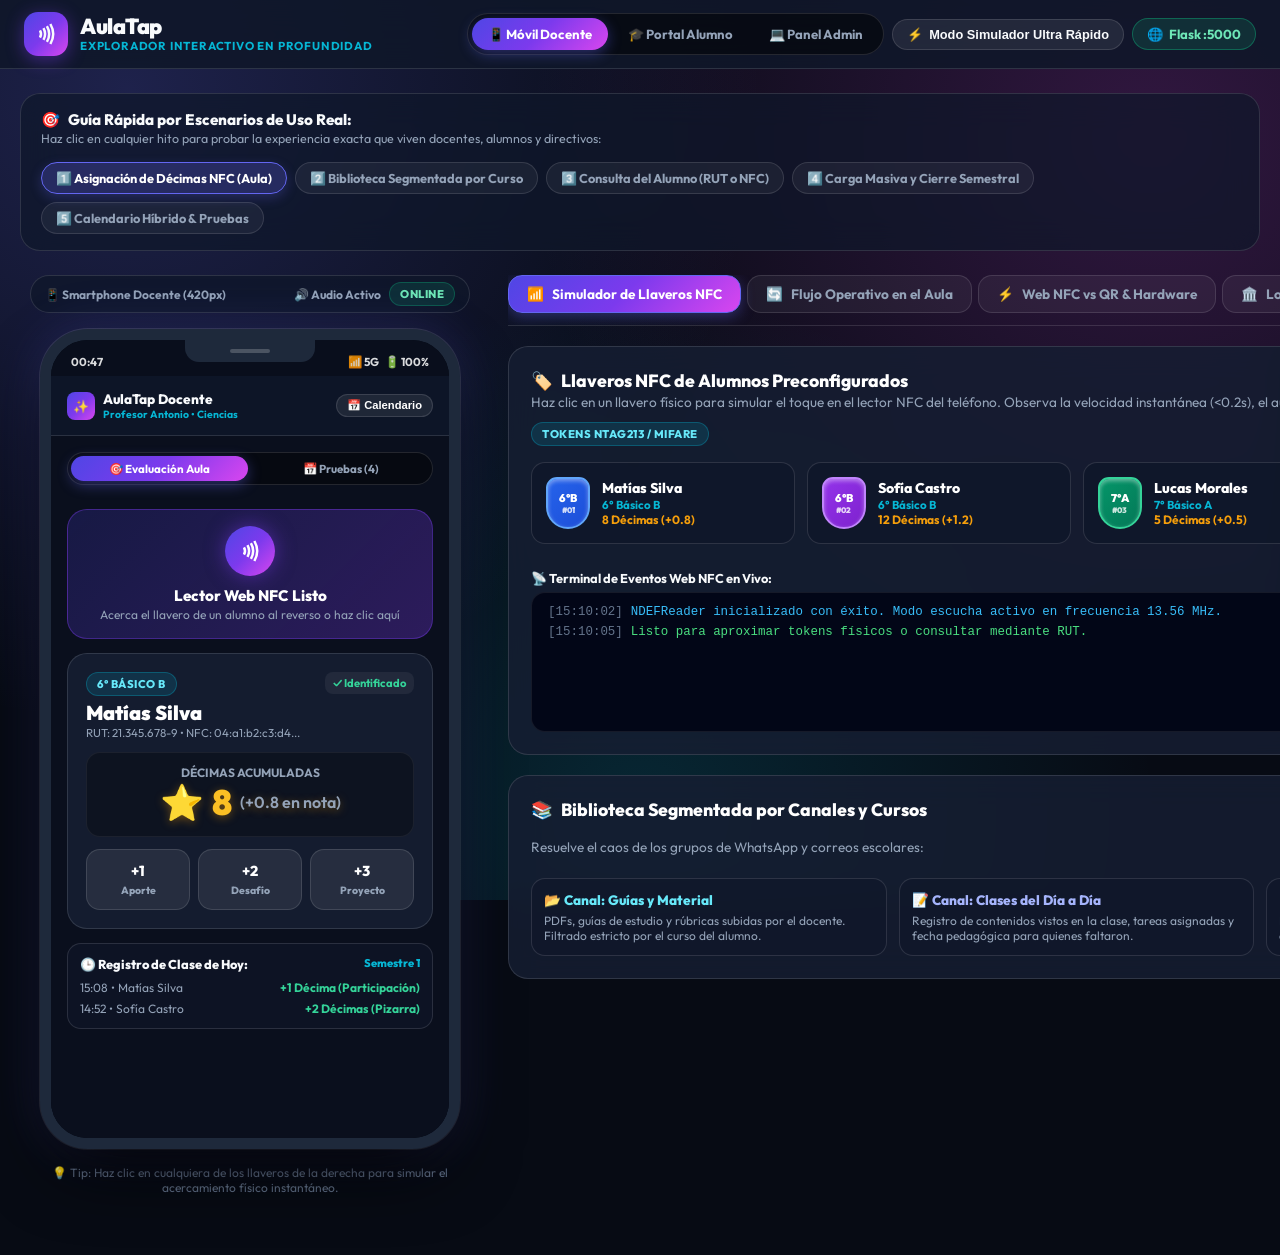
<file: mockup.html>
<!DOCTYPE html>
<html lang="es">
<head>
  <meta charset="UTF-8">
  <meta name="viewport" content="width=device-width, initial-scale=1.0, maximum-scale=1.0, user-scalable=no">
  <title>AulaTap - Showcase & Mockup Interactivo en Profundidad</title>

  <!-- Google Fonts: Outfit -->
  <link rel="preconnect" href="https://fonts.googleapis.com">
  <link rel="preconnect" href="https://fonts.gstatic.com" crossorigin>
  <link href="https://fonts.googleapis.com/css2?family=Outfit:wght@300;400;500;600;700;800;900&display=swap" rel="stylesheet">

  <style>
    :root {
      --bg-dark: #070b14;
      --bg-surface: #0f172a;
      --bg-card: rgba(22, 30, 50, 0.85);
      --border-glass: rgba(255, 255, 255, 0.12);
      --accent-cyan: #06b6d4;
      --accent-indigo: #6366f1;
      --accent-purple: #8b5cf6;
      --accent-gold: #f59e0b;
      --accent-emerald: #10b981;
      --accent-rose: #f43f5e;
      --text-main: #f8fafc;
      --text-muted: #94a3b8;
      --text-dim: #64748b;
      --grad-primary: linear-gradient(135deg, #4f46e5 0%, #7c3aed 50%, #d946ef 100%);
      --grad-gold: linear-gradient(135deg, #d97706 0%, #f59e0b 50%, #fbbf24 100%);
      --grad-cyan: linear-gradient(135deg, #0284c7 0%, #06b6d4 100%);
      --grad-emerald: linear-gradient(135deg, #059669 0%, #10b981 100%);
      --radius-sm: 8px;
      --radius-md: 14px;
      --radius-lg: 20px;
      --radius-xl: 32px;
      --radius-pill: 9999px;
    }

    * {
      box-sizing: border-box;
      margin: 0;
      padding: 0;
      -webkit-tap-highlight-color: transparent;
    }

    body {
      font-family: 'Outfit', -apple-system, BlinkMacSystemFont, sans-serif;
      background: var(--bg-dark);
      background-image: 
        radial-gradient(circle at 10% 10%, rgba(99, 102, 241, 0.25) 0%, transparent 45%),
        radial-gradient(circle at 90% 15%, rgba(217, 70, 239, 0.2) 0%, transparent 45%),
        radial-gradient(circle at 50% 90%, rgba(6, 182, 212, 0.16) 0%, transparent 50%);
      background-attachment: fixed;
      color: var(--text-main);
      min-height: 100vh;
      overflow-x: hidden;
      display: flex;
      flex-direction: column;
    }

    /* Canvas Confetti */
    #mockup-confetti {
      position: fixed;
      top: 0;
      left: 0;
      width: 100vw;
      height: 100vh;
      pointer-events: none;
      z-index: 9999;
    }

    /* Top Bar */
    .showcase-header {
      width: 100%;
      background: rgba(15, 23, 42, 0.88);
      backdrop-filter: blur(20px);
      -webkit-backdrop-filter: blur(20px);
      border-bottom: 1px solid var(--border-glass);
      padding: 12px 24px;
      display: flex;
      align-items: center;
      justify-content: space-between;
      position: sticky;
      top: 0;
      z-index: 1000;
      flex-wrap: wrap;
      gap: 12px;
    }

    .brand-group {
      display: flex;
      align-items: center;
      gap: 12px;
    }

    .brand-icon {
      width: 44px;
      height: 44px;
      border-radius: var(--radius-md);
      background: var(--grad-primary);
      display: flex;
      align-items: center;
      justify-content: center;
      box-shadow: 0 4px 18px rgba(124, 58, 237, 0.45);
    }

    .brand-title {
      font-size: 1.35rem;
      font-weight: 900;
      letter-spacing: -0.5px;
      line-height: 1.1;
    }

    .brand-sub {
      font-size: 0.72rem;
      color: var(--accent-cyan);
      font-weight: 700;
      text-transform: uppercase;
      letter-spacing: 0.8px;
    }

    /* Switchers */
    .switcher-container {
      display: flex;
      align-items: center;
      gap: 8px;
      flex-wrap: wrap;
    }

    .view-switcher-bar {
      display: flex;
      align-items: center;
      gap: 4px;
      background: rgba(0, 0, 0, 0.5);
      padding: 4px;
      border-radius: var(--radius-pill);
      border: 1px solid var(--border-glass);
    }

    .switcher-btn {
      background: none;
      border: none;
      color: var(--text-muted);
      font-family: inherit;
      font-size: 0.82rem;
      font-weight: 700;
      padding: 8px 16px;
      border-radius: var(--radius-pill);
      cursor: pointer;
      display: inline-flex;
      align-items: center;
      gap: 6px;
      transition: all 0.2s cubic-bezier(0.16, 1, 0.3, 1);
      white-space: nowrap;
    }

    .switcher-btn:hover {
      color: #ffffff;
    }

    .switcher-btn.active {
      background: var(--grad-primary);
      color: #ffffff;
      box-shadow: 0 4px 14px rgba(99, 102, 241, 0.4);
    }

    .mode-toggle-btn {
      background: rgba(255, 255, 255, 0.08);
      border: 1px solid var(--border-glass);
      color: var(--text-main);
      padding: 7px 14px;
      border-radius: var(--radius-pill);
      font-size: 0.8rem;
      font-weight: 700;
      cursor: pointer;
      display: inline-flex;
      align-items: center;
      gap: 6px;
      transition: all 0.2s;
    }

    .mode-toggle-btn:hover {
      background: rgba(255, 255, 255, 0.15);
      border-color: var(--accent-cyan);
    }

    .btn-live-server {
      background: rgba(16, 185, 129, 0.15);
      border: 1px solid rgba(16, 185, 129, 0.4);
      color: #6ee7b7;
      text-decoration: none;
      font-weight: 700;
      font-size: 0.82rem;
      padding: 7px 14px;
      border-radius: var(--radius-pill);
      display: inline-flex;
      align-items: center;
      gap: 6px;
      transition: all 0.2s;
    }

    .btn-live-server:hover {
      background: rgba(16, 185, 129, 0.28);
      box-shadow: 0 4px 15px rgba(16, 185, 129, 0.3);
      color: #fff;
    }

    /* Main Showcase Layout */
    .showcase-stage {
      flex: 1;
      width: 100%;
      max-width: 1480px;
      margin: 0 auto;
      padding: 24px 20px 60px 20px;
      display: flex;
      flex-direction: column;
      gap: 24px;
    }

    /* Scenarios Top Bar */
    .scenarios-card {
      background: rgba(15, 23, 42, 0.7);
      border: 1px solid var(--border-glass);
      backdrop-filter: blur(16px);
      border-radius: var(--radius-lg);
      padding: 16px 20px;
      display: flex;
      align-items: center;
      justify-content: space-between;
      gap: 16px;
      flex-wrap: wrap;
    }

    .scenarios-title {
      font-size: 0.95rem;
      font-weight: 800;
      display: flex;
      align-items: center;
      gap: 8px;
    }

    .scenarios-subtitle {
      font-size: 0.78rem;
      color: var(--text-muted);
      margin-top: 2px;
    }

    .scenario-chips-wrapper {
      display: flex;
      align-items: center;
      gap: 8px;
      flex-wrap: wrap;
    }

    .scenario-chip {
      background: rgba(255, 255, 255, 0.05);
      border: 1px solid var(--border-glass);
      border-radius: var(--radius-pill);
      color: var(--text-muted);
      font-family: inherit;
      font-size: 0.8rem;
      font-weight: 700;
      padding: 7px 14px;
      cursor: pointer;
      display: inline-flex;
      align-items: center;
      gap: 6px;
      transition: all 0.2s;
    }

    .scenario-chip:hover, .scenario-chip.active {
      background: rgba(99, 102, 241, 0.25);
      border-color: var(--accent-indigo);
      color: #fff;
      box-shadow: 0 4px 12px rgba(99, 102, 241, 0.25);
    }

    /* 2-Columns Arena: Left Device, Right Deep Dive Console */
    .arena-grid {
      display: grid;
      grid-template-columns: 460px 1fr;
      gap: 28px;
      align-items: start;
    }

    @media (max-width: 1080px) {
      .arena-grid {
        grid-template-columns: 1fr;
      }
    }

    /* Device Showcase Container */
    .device-column {
      display: flex;
      flex-direction: column;
      align-items: center;
      gap: 16px;
      position: sticky;
      top: 86px;
    }

    .device-toolbar {
      display: flex;
      align-items: center;
      justify-content: space-between;
      width: 100%;
      max-width: 440px;
      padding: 6px 14px;
      background: rgba(15, 23, 42, 0.75);
      border: 1px solid var(--border-glass);
      border-radius: var(--radius-pill);
      font-size: 0.75rem;
      font-weight: 700;
      color: var(--text-muted);
    }

    .device-frame-wrapper {
      position: relative;
      width: 100%;
      display: flex;
      justify-content: center;
      perspective: 1000px;
    }

    /* Realistic Smartphone Frame */
    .phone-frame {
      width: 100%;
      max-width: 420px;
      height: 820px;
      background: #030712;
      border-radius: 48px;
      border: 11px solid #1e293b;
      box-shadow: 
        0 30px 70px -15px rgba(0, 0, 0, 0.9),
        0 0 0 1px rgba(255, 255, 255, 0.12),
        0 0 50px rgba(99, 102, 241, 0.22);
      display: flex;
      flex-direction: column;
      position: relative;
      overflow: hidden;
      transition: all 0.35s cubic-bezier(0.16, 1, 0.3, 1);
    }

    .phone-frame.tablet-mode {
      max-width: 100% !important;
      height: 700px !important;
      border-radius: 22px !important;
      border: 8px solid #1e293b !important;
    }

    /* Floating Physical NFC Keychain Animation */
    .nfc-keychain-anim {
      position: absolute;
      top: 25%;
      right: -25px;
      width: 90px;
      height: 120px;
      background: linear-gradient(145deg, #2563eb, #1d4ed8);
      border: 3px solid #60a5fa;
      border-radius: 20px 20px 40px 40px;
      box-shadow: 0 15px 35px rgba(37, 99, 235, 0.6), inset 0 2px 6px rgba(255,255,255,0.4);
      z-index: 200;
      display: flex;
      flex-direction: column;
      align-items: center;
      justify-content: center;
      color: #fff;
      font-weight: 800;
      font-size: 0.65rem;
      text-align: center;
      cursor: pointer;
      opacity: 0;
      pointer-events: none;
      transform: translateY(-20px) rotate(15deg);
      transition: all 0.4s cubic-bezier(0.175, 0.885, 0.32, 1.275);
    }

    .nfc-keychain-anim.visible {
      opacity: 1;
      pointer-events: auto;
      transform: translateY(0px) rotate(-8deg);
    }

    .nfc-keychain-ring {
      width: 24px;
      height: 24px;
      border: 4px solid #cbd5e1;
      border-radius: 50%;
      margin-top: -30px;
      margin-bottom: 6px;
      box-shadow: inset 0 2px 4px rgba(0,0,0,0.3);
    }

    .nfc-waves {
      position: absolute;
      width: 140px;
      height: 140px;
      border-radius: 50%;
      border: 2px dashed rgba(6, 182, 212, 0.7);
      animation: pulseWave 1.2s infinite;
      pointer-events: none;
      display: none;
    }

    @keyframes pulseWave {
      0% { transform: scale(0.6); opacity: 1; }
      100% { transform: scale(1.4); opacity: 0; }
    }

    /* Speaker & Notch */
    .phone-notch {
      width: 130px;
      height: 22px;
      background: #1e293b;
      position: absolute;
      top: 0;
      left: 50%;
      transform: translateX(-50%);
      border-bottom-left-radius: 14px;
      border-bottom-right-radius: 14px;
      z-index: 100;
      display: flex;
      align-items: center;
      justify-content: center;
    }

    .phone-notch::before {
      content: '';
      width: 40px;
      height: 4px;
      background: rgba(255, 255, 255, 0.2);
      border-radius: 3px;
    }

    /* Status Bar */
    .phone-statusbar {
      height: 36px;
      padding: 6px 20px 0 20px;
      display: flex;
      align-items: center;
      justify-content: space-between;
      font-size: 0.72rem;
      font-weight: 700;
      color: rgba(255, 255, 255, 0.85);
      z-index: 90;
      background: rgba(10, 15, 29, 0.95);
    }

    /* Screen Container */
    .phone-screen-container {
      flex: 1;
      width: 100%;
      height: calc(100% - 36px);
      position: relative;
      background: #0a0f1d;
      overflow-y: auto;
      overflow-x: hidden;
    }

    /* Live Iframe */
    .screen-iframe {
      width: 100%;
      height: 100%;
      border: none;
      display: none;
      background: #0a0f1d;
    }

    .screen-iframe.active {
      display: block;
    }

    /* Standalone Interactive Simulator Component */
    .simulator-screen {
      width: 100%;
      height: 100%;
      display: flex;
      flex-direction: column;
      background: #0a0f1d;
      overflow-y: auto;
    }

    .sim-header {
      padding: 14px 16px;
      background: rgba(15, 23, 42, 0.85);
      border-bottom: 1px solid var(--border-glass);
      display: flex;
      align-items: center;
      justify-content: space-between;
    }

    .sim-body {
      flex: 1;
      padding: 16px;
      display: flex;
      flex-direction: column;
      gap: 14px;
    }

    /* NFC Pulsing Radar Banner */
    .sim-nfc-radar {
      background: linear-gradient(135deg, rgba(79, 70, 229, 0.2), rgba(124, 58, 237, 0.3));
      border: 1px solid rgba(124, 58, 237, 0.4);
      border-radius: var(--radius-lg);
      padding: 16px;
      text-align: center;
      position: relative;
      overflow: hidden;
      cursor: pointer;
      transition: all 0.2s;
    }

    .sim-nfc-radar:hover {
      border-color: var(--accent-cyan);
      box-shadow: 0 4px 20px rgba(6, 182, 212, 0.25);
    }

    .sim-radar-icon {
      width: 50px;
      height: 50px;
      border-radius: 50%;
      background: var(--grad-primary);
      margin: 0 auto 10px auto;
      display: flex;
      align-items: center;
      justify-content: center;
      box-shadow: 0 0 20px rgba(124, 58, 237, 0.5);
      animation: bounceNfc 2s infinite;
    }

    @keyframes bounceNfc {
      0%, 100% { transform: translateY(0); }
      50% { transform: translateY(-4px); }
    }

    /* Student Card Display inside Simulator */
    .sim-student-card {
      background: rgba(22, 30, 50, 0.9);
      border: 1px solid var(--border-glass);
      border-radius: var(--radius-lg);
      padding: 18px;
      display: flex;
      flex-direction: column;
      gap: 12px;
      transition: all 0.3s;
    }

    .sim-points-badge {
      font-size: 2.2rem;
      font-weight: 900;
      color: #fbbf24;
      text-shadow: 0 2px 10px rgba(245, 158, 11, 0.4);
      display: flex;
      align-items: center;
      justify-content: center;
      gap: 8px;
    }

    .sim-points-btns {
      display: grid;
      grid-template-columns: repeat(3, 1fr);
      gap: 8px;
    }

    .sim-btn-add {
      background: rgba(255, 255, 255, 0.08);
      border: 1px solid var(--border-glass);
      border-radius: var(--radius-md);
      color: #fff;
      font-family: inherit;
      font-size: 0.9rem;
      font-weight: 800;
      padding: 12px 6px;
      cursor: pointer;
      display: flex;
      flex-direction: column;
      align-items: center;
      gap: 4px;
      transition: all 0.2s;
    }

    .sim-btn-add:hover, .sim-btn-add:active {
      background: var(--grad-primary);
      border-color: var(--accent-indigo);
      transform: translateY(-2px);
      box-shadow: 0 4px 14px rgba(99, 102, 241, 0.4);
    }

    /* Channel Tabs inside Simulator */
    .sim-channel-tabs {
      display: flex;
      gap: 6px;
      background: rgba(0, 0, 0, 0.4);
      padding: 4px;
      border-radius: var(--radius-pill);
      border: 1px solid var(--border-glass);
    }

    .sim-tab-btn {
      flex: 1;
      background: none;
      border: none;
      color: var(--text-muted);
      font-family: inherit;
      font-size: 0.75rem;
      font-weight: 700;
      padding: 6px;
      border-radius: var(--radius-pill);
      cursor: pointer;
      transition: all 0.2s;
    }

    .sim-tab-btn.active {
      background: rgba(99, 102, 241, 0.35);
      color: #fff;
    }

    /* Material Items */
    .sim-material-item {
      background: rgba(15, 23, 42, 0.7);
      border: 1px solid var(--border-glass);
      border-radius: var(--radius-md);
      padding: 12px;
      display: flex;
      align-items: center;
      gap: 12px;
      transition: all 0.2s;
    }

    .sim-material-item:hover {
      background: rgba(30, 41, 59, 0.8);
      border-color: var(--accent-cyan);
    }

    .sim-mat-icon {
      width: 36px;
      height: 36px;
      border-radius: var(--radius-sm);
      display: flex;
      align-items: center;
      justify-content: center;
      font-size: 1.2rem;
      background: rgba(255, 255, 255, 0.06);
    }

    /* RIGHT COLUMN: DEEP DIVE CONSOLE */
    .console-column {
      display: flex;
      flex-direction: column;
      gap: 20px;
    }

    /* Console Tabs Bar */
    .console-tabs {
      display: flex;
      align-items: center;
      gap: 6px;
      border-bottom: 1px solid var(--border-glass);
      padding-bottom: 12px;
      overflow-x: auto;
    }

    .console-tab-btn {
      background: rgba(255, 255, 255, 0.05);
      border: 1px solid var(--border-glass);
      color: var(--text-muted);
      font-family: inherit;
      font-size: 0.85rem;
      font-weight: 700;
      padding: 9px 18px;
      border-radius: var(--radius-md);
      cursor: pointer;
      display: inline-flex;
      align-items: center;
      gap: 8px;
      transition: all 0.2s;
      white-space: nowrap;
    }

    .console-tab-btn:hover {
      color: #fff;
      background: rgba(255, 255, 255, 0.1);
    }

    .console-tab-btn.active {
      background: var(--grad-primary);
      border-color: var(--accent-indigo);
      color: #fff;
      box-shadow: 0 4px 14px rgba(99, 102, 241, 0.35);
    }

    /* Console Panels */
    .console-panel {
      display: none;
      flex-direction: column;
      gap: 20px;
    }

    .console-panel.active {
      display: flex;
    }

    /* Interactive NFC Simulator Deck */
    .deck-card {
      background: var(--bg-card);
      border: 1px solid var(--border-glass);
      backdrop-filter: blur(16px);
      border-radius: var(--radius-lg);
      padding: 22px;
      display: flex;
      flex-direction: column;
      gap: 16px;
    }

    .deck-header {
      display: flex;
      align-items: center;
      justify-content: space-between;
      flex-wrap: wrap;
      gap: 10px;
    }

    .deck-title {
      font-size: 1.1rem;
      font-weight: 800;
      color: #fff;
      display: flex;
      align-items: center;
      gap: 8px;
    }

    .deck-desc {
      font-size: 0.85rem;
      color: var(--text-muted);
      line-height: 1.5;
    }

    /* NFC Keychains Grid */
    .keychains-grid {
      display: grid;
      grid-template-columns: repeat(auto-fit, minmax(200px, 1fr));
      gap: 12px;
    }

    .keychain-card {
      background: rgba(15, 23, 42, 0.8);
      border: 1px solid var(--border-glass);
      border-radius: var(--radius-md);
      padding: 14px;
      display: flex;
      align-items: center;
      gap: 12px;
      cursor: pointer;
      transition: all 0.25s cubic-bezier(0.16, 1, 0.3, 1);
      position: relative;
      overflow: hidden;
    }

    .keychain-card:hover {
      transform: translateY(-3px);
      border-color: var(--accent-cyan);
      box-shadow: 0 6px 20px rgba(6, 182, 212, 0.25);
    }

    .keychain-fob {
      width: 44px;
      height: 52px;
      border-radius: 12px 12px 24px 24px;
      display: flex;
      flex-direction: column;
      align-items: center;
      justify-content: center;
      color: #fff;
      font-weight: 900;
      font-size: 0.7rem;
      box-shadow: inset 0 2px 4px rgba(255,255,255,0.4);
      flex-shrink: 0;
    }

    .fob-blue { background: linear-gradient(135deg, #2563eb, #1d4ed8); border: 2px solid #60a5fa; }
    .fob-purple { background: linear-gradient(135deg, #9333ea, #7e22ce); border: 2px solid #c084fc; }
    .fob-emerald { background: linear-gradient(135deg, #059669, #047857); border: 2px solid #34d399; }
    .fob-amber { background: linear-gradient(135deg, #d97706, #b45309); border: 2px solid #fbbf24; }

    .keychain-meta {
      flex: 1;
      overflow: hidden;
    }

    .keychain-name {
      font-weight: 800;
      font-size: 0.88rem;
      color: #fff;
      white-space: nowrap;
      text-overflow: ellipsis;
      overflow: hidden;
    }

    .keychain-course {
      font-size: 0.72rem;
      color: var(--accent-cyan);
      font-weight: 700;
    }

    .keychain-points {
      font-size: 0.75rem;
      color: var(--accent-gold);
      font-weight: 700;
    }

    /* Comparison Table */
    .compare-table {
      width: 100%;
      border-collapse: collapse;
      font-size: 0.85rem;
    }

    .compare-table th {
      background: rgba(0, 0, 0, 0.4);
      padding: 12px 14px;
      text-align: left;
      font-weight: 800;
      color: var(--text-main);
      border-bottom: 1px solid var(--border-glass);
    }

    .compare-table td {
      padding: 12px 14px;
      border-bottom: 1px solid rgba(255, 255, 255, 0.06);
      color: var(--text-muted);
    }

    .compare-table tr:hover td {
      background: rgba(255, 255, 255, 0.03);
      color: #fff;
    }

    .highlight-cell {
      color: #34d399 !important;
      font-weight: 800;
    }

    /* Step-by-Step Flow Graphic */
    .flow-steps {
      display: grid;
      grid-template-columns: repeat(auto-fit, minmax(220px, 1fr));
      gap: 14px;
    }

    .flow-step-box {
      background: rgba(15, 23, 42, 0.7);
      border: 1px solid var(--border-glass);
      border-radius: var(--radius-md);
      padding: 16px;
      display: flex;
      flex-direction: column;
      gap: 8px;
      position: relative;
    }

    .flow-step-box.active-step {
      border-color: var(--accent-indigo);
      background: rgba(99, 102, 241, 0.15);
    }

    .step-number {
      width: 26px;
      height: 26px;
      border-radius: 50%;
      background: var(--grad-primary);
      display: flex;
      align-items: center;
      justify-content: center;
      font-weight: 900;
      font-size: 0.75rem;
    }

    .step-title {
      font-weight: 800;
      font-size: 0.9rem;
      color: #fff;
    }

    .step-desc {
      font-size: 0.78rem;
      color: var(--text-muted);
      line-height: 1.4;
    }

    /* Pills & Badges */
    .badge-pill {
      font-size: 0.7rem;
      font-weight: 800;
      padding: 4px 10px;
      border-radius: var(--radius-pill);
      text-transform: uppercase;
      letter-spacing: 0.5px;
      display: inline-flex;
      align-items: center;
      gap: 4px;
    }

    .badge-cyan { background: rgba(6, 182, 212, 0.15); color: #67e8f9; border: 1px solid rgba(6, 182, 212, 0.3); }
    .badge-gold { background: rgba(245, 158, 11, 0.15); color: #fde68a; border: 1px solid rgba(245, 158, 11, 0.3); }
    .badge-emerald { background: rgba(16, 185, 129, 0.15); color: #6ee7b7; border: 1px solid rgba(16, 185, 129, 0.3); }
    .badge-indigo { background: rgba(99, 102, 241, 0.15); color: #a5b4fc; border: 1px solid rgba(99, 102, 241, 0.3); }

    /* Interactive Log Terminal */
    .sim-terminal {
      background: #020617;
      border: 1px solid rgba(255, 255, 255, 0.08);
      border-radius: var(--radius-md);
      padding: 12px 16px;
      font-family: 'Consolas', 'Courier New', monospace;
      font-size: 0.78rem;
      color: #38bdf8;
      height: 140px;
      overflow-y: auto;
      display: flex;
      flex-direction: column;
      gap: 6px;
    }

    .log-line {
      display: flex;
      align-items: center;
      gap: 8px;
    }

    .log-time {
      color: var(--text-dim);
    }

    .log-success { color: #4ade80; }
    .log-warn { color: #facc15; }
    .log-info { color: #38bdf8; }

    /* Sound Switcher */
    .sound-badge {
      cursor: pointer;
      user-select: none;
    }
  </style>
</head>
<body>

  <!-- Confetti Canvas -->
  <canvas id="mockup-confetti"></canvas>

  <!-- TOP HEADER -->
  <header class="showcase-header">
    <div class="brand-group">
      <div class="brand-icon">
        <svg width="24" height="24" viewBox="0 0 24 24" fill="none" stroke="currentColor" stroke-width="2.5">
          <path d="M6 8.32a7.43 7.43 0 0 1 0 7.36"></path>
          <path d="M9.46 6.21a11.76 11.76 0 0 1 0 11.58"></path>
          <path d="M12.91 4.1a15.91 15.91 0 0 1 .01 15.8"></path>
          <path d="M16.37 2a20.16 20.16 0 0 1 0 20"></path>
        </svg>
      </div>
      <div>
        <h1 class="brand-title">AulaTap</h1>
        <div class="brand-sub">Explorador Interactivo en Profundidad</div>
      </div>
    </div>

    <!-- SWITCHER DE VISTAS PRINCIPALES -->
    <div class="switcher-container">
      <nav class="view-switcher-bar" aria-label="Selector de vistas principales">
        <button id="btn-view-docente" class="switcher-btn active" onclick="setMainView('docente')">
          📱 Móvil Docente
        </button>
        <button id="btn-view-portal" class="switcher-btn" onclick="setMainView('portal')">
          🎓 Portal Alumno
        </button>
        <button id="btn-view-admin" class="switcher-btn" onclick="setMainView('admin')">
          💻 Panel Admin
        </button>
      </nav>

      <!-- Toggle entre Simulador Reactivo e Iframe Flask en Vivo -->
      <button id="btn-engine-toggle" class="mode-toggle-btn" onclick="toggleEngineMode()">
        <span id="engine-icon">⚡</span> <span id="engine-label">Modo Simulador Ultra Rápido</span>
      </button>

      <a href="http://localhost:5000" target="_blank" class="btn-live-server" title="Abrir en pestaña completa el backend Flask">
        <span>🌐</span> Flask :5000
      </a>
    </div>
  </header>

  <!-- ESCENARIO PRINCIPAL -->
  <main class="showcase-stage">

    <!-- BARRA DE CASOS DE USO Y RECORRIDOS GUIADOS -->
    <section class="scenarios-card">
      <div>
        <div class="scenarios-title">
          <span>🎯</span> Guía Rápida por Escenarios de Uso Real:
        </div>
        <div class="scenarios-subtitle">
          Haz clic en cualquier hito para probar la experiencia exacta que viven docentes, alumnos y directivos:
        </div>
      </div>

      <div class="scenario-chips-wrapper">
        <button class="scenario-chip active" onclick="activateScenario(1)">
          1️⃣ Asignación de Décimas NFC (Aula)
        </button>
        <button class="scenario-chip" onclick="activateScenario(2)">
          2️⃣ Biblioteca Segmentada por Curso
        </button>
        <button class="scenario-chip" onclick="activateScenario(3)">
          3️⃣ Consulta del Alumno (RUT o NFC)
        </button>
        <button class="scenario-chip" onclick="activateScenario(4)">
          4️⃣ Carga Masiva y Cierre Semestral
        </button>
        <button class="scenario-chip" onclick="activateScenario(5)">
          5️⃣ Calendario Híbrido & Pruebas
        </button>
      </div>
    </section>

    <!-- ARENA DE 2 COLUMNAS -->
    <div class="arena-grid">

      <!-- COLUMNA IZQUIERDA: DISPOSITIVO SMARTPHONE / TABLET CONTEXTUAL -->
      <div class="device-column">
        
        <div class="device-toolbar">
          <span id="device-mode-indicator">📱 Smartphone Docente (420px)</span>
          <div style="display: flex; gap: 8px; align-items: center;">
            <span class="sound-badge" onclick="testSound()" title="Probar sonido">🔊 Audio Activo</span>
            <span class="badge-pill badge-emerald">Online</span>
          </div>
        </div>

        <div class="device-frame-wrapper">
          
          <!-- Llavero NFC Físico Flotante con Animación 3D de Aproximación -->
          <div id="nfc-keychain" class="nfc-keychain-anim" onclick="tapCurrentKeychain()">
            <div class="nfc-keychain-ring"></div>
            <div style="font-size: 1.1rem; margin-bottom: 2px;">📶</div>
            <span id="keychain-anim-name">Matías S.</span>
            <span style="font-size: 0.55rem; opacity: 0.85;">6°B NFC</span>
          </div>

          <!-- Ondas electromagnéticas emitidas por el chip -->
          <div id="nfc-waves" class="nfc-waves"></div>

          <!-- Marco del Smartphone / Tablet -->
          <div id="phone-frame" class="phone-frame">
            
            <!-- Notch superior con altavoz -->
            <div id="phone-notch" class="phone-notch"></div>

            <!-- Barra de estado del móvil -->
            <div class="phone-statusbar">
              <span id="clock-display">15:10</span>
              <div style="display: flex; align-items: center; gap: 6px;">
                <span>📶 5G</span>
                <span>🔋 100%</span>
              </div>
            </div>

            <!-- Contenedor de Pantalla -->
            <div class="phone-screen-container">
              
              <!-- IFRAME EN VIVO (OPCIONAL FLASK) -->
              <iframe id="screen-iframe" class="screen-iframe" src="http://localhost:5000/" title="AulaTap Flask Live"></iframe>

              <!-- SIMULADOR INTERACTIVO STANDALONE DE ALTA FIDELIDAD -->
              <div id="simulator-screen" class="simulator-screen">
                
                <!-- Cabecera del Simulador -->
                <div class="sim-header">
                  <div style="display: flex; align-items: center; gap: 8px;">
                    <div style="width: 28px; height: 28px; border-radius: 8px; background: var(--grad-primary); display: flex; align-items: center; justify-content: center; font-size: 0.8rem;">
                      ✨
                    </div>
                    <div>
                      <div id="sim-app-title" style="font-size: 0.85rem; font-weight: 800;">AulaTap Docente</div>
                      <div id="sim-app-sub" style="font-size: 0.65rem; color: var(--accent-cyan); font-weight: 700;">Profesor Antonio (Ciencias)</div>
                    </div>
                  </div>
                  <button id="sim-action-btn" onclick="simHeaderAction()" style="background: rgba(255,255,255,0.08); border: 1px solid var(--border-glass); color: #fff; font-size: 0.7rem; font-weight: 700; padding: 4px 10px; border-radius: var(--radius-pill); cursor: pointer;">
                    📚 Biblioteca
                  </button>
                </div>

                <!-- Cuerpo Dinámico del Simulador -->
                <div id="sim-content-body" class="sim-body">
                  <!-- Injected via JavaScript based on current view -->
                </div>

                <!-- Modal Flotante Interactivo en el Simulador Móvil -->
                <div id="sim-modal-overlay" style="display: none; position: absolute; inset: 0; background: rgba(3,7,18,0.85); backdrop-filter: blur(8px); -webkit-backdrop-filter: blur(8px); z-index: 300; flex-direction: column; justify-content: flex-end;">
                  <div id="sim-modal-content" style="background: #0f172a; border-top: 1px solid var(--border-glass); border-radius: 24px 24px 0 0; padding: 16px; max-height: 88%; overflow-y: auto; box-shadow: 0 -10px 40px rgba(0,0,0,0.8);">
                    <!-- Dynamic modal content injected by openSimEvalModal() -->
                  </div>
                </div>

              </div>

            </div>

          </div>

        </div>

        <div style="font-size: 0.75rem; color: var(--text-dim); text-align: center;">
          💡 Tip: Haz clic en cualquiera de los llaveros de la derecha para simular el acercamiento físico instantáneo.
        </div>

      </div>

      <!-- COLUMNA DERECHA: CONSOLA DE EXPLORACIÓN EN PROFUNDIDAD -->
      <div class="console-column">

        <!-- Selector de pestañas de la consola -->
        <div class="console-tabs" role="tablist">
          <button class="console-tab-btn active" onclick="setConsoleTab('deck')">
            <span>📶</span> Simulador de Llaveros NFC
          </button>
          <button class="console-tab-btn" onclick="setConsoleTab('flow')">
            <span>🔄</span> Flujo Operativo en el Aula
          </button>
          <button class="console-tab-btn" onclick="setConsoleTab('specs')">
            <span>⚡</span> Web NFC vs QR & Hardware
          </button>
          <button class="console-tab-btn" onclick="setConsoleTab('pillars')">
            <span>🏛️</span> Los 4 Pilares Admin
          </button>
          <button class="console-tab-btn" onclick="setConsoleTab('calendar')">
            <span>📅</span> Calendario & Evaluaciones
          </button>
        </div>

        <!-- PANEL 1: SIMULADOR DE LLAVEROS NFC -->
        <div id="panel-deck" class="console-panel active">
          
          <div class="deck-card">
            <div class="deck-header">
              <div>
                <h3 class="deck-title"><span>🏷️</span> Llaveros NFC de Alumnos Preconfigurados</h3>
                <p class="deck-desc">
                  Haz clic en un llavero físico para simular el toque en el lector NFC del teléfono. Observa la velocidad instantánea (&lt;0.2s), el audio de confirmación y el incremento de décimas.
                </p>
              </div>
              <span class="badge-pill badge-cyan">Tokens NTAG213 / Mifare</span>
            </div>

            <div class="keychains-grid">
              
              <!-- Alumno 1 -->
              <div class="keychain-card" onclick="simulateStudentTap(0)">
                <div class="keychain-fob fob-blue">
                  <span>6°B</span>
                  <span style="font-size: 0.5rem; opacity: 0.8;">#01</span>
                </div>
                <div class="keychain-meta">
                  <div class="keychain-name">Matías Silva</div>
                  <div class="keychain-course">6° Básico B</div>
                  <div class="keychain-points"><span id="deck-pts-0">8</span> Décimas (+0.8)</div>
                </div>
              </div>

              <!-- Alumno 2 -->
              <div class="keychain-card" onclick="simulateStudentTap(1)">
                <div class="keychain-fob fob-purple">
                  <span>6°B</span>
                  <span style="font-size: 0.5rem; opacity: 0.8;">#02</span>
                </div>
                <div class="keychain-meta">
                  <div class="keychain-name">Sofía Castro</div>
                  <div class="keychain-course">6° Básico B</div>
                  <div class="keychain-points"><span id="deck-pts-1">12</span> Décimas (+1.2)</div>
                </div>
              </div>

              <!-- Alumno 3 -->
              <div class="keychain-card" onclick="simulateStudentTap(2)">
                <div class="keychain-fob fob-emerald">
                  <span>7°A</span>
                  <span style="font-size: 0.5rem; opacity: 0.8;">#03</span>
                </div>
                <div class="keychain-meta">
                  <div class="keychain-name">Lucas Morales</div>
                  <div class="keychain-course">7° Básico A</div>
                  <div class="keychain-points"><span id="deck-pts-2">5</span> Décimas (+0.5)</div>
                </div>
              </div>

              <!-- Alumno 4 -->
              <div class="keychain-card" onclick="simulateStudentTap(3)">
                <div class="keychain-fob fob-amber">
                  <span>7°A</span>
                  <span style="font-size: 0.5rem; opacity: 0.8;">#04</span>
                </div>
                <div class="keychain-meta">
                  <div class="keychain-name">Valentina Rojas</div>
                  <div class="keychain-course">7° Básico A</div>
                  <div class="keychain-points"><span id="deck-pts-3">15</span> Décimas (+1.5)</div>
                </div>
              </div>

            </div>

            <!-- Terminal de Registro en Tiempo Real -->
            <div style="margin-top: 10px;">
              <div style="font-size: 0.8rem; font-weight: 700; margin-bottom: 6px; display: flex; justify-content: space-between;">
                <span>📡 Terminal de Eventos Web NFC en Vivo:</span>
                <span style="color: var(--text-dim); cursor: pointer;" onclick="clearLogs()">Limpiar log</span>
              </div>
              <div id="sim-terminal" class="sim-terminal">
                <div class="log-line">
                  <span class="log-time">[15:10:02]</span>
                  <span class="log-info">NDEFReader inicializado con éxito. Modo escucha activo en frecuencia 13.56 MHz.</span>
                </div>
                <div class="log-line">
                  <span class="log-time">[15:10:05]</span>
                  <span class="log-success">Listo para aproximar tokens físicos o consultar mediante RUT.</span>
                </div>
              </div>
            </div>

          </div>

          <!-- Tarjeta de Beneficios de la Biblioteca de Canales -->
          <div class="deck-card">
            <h4 class="deck-title"><span>📚</span> Biblioteca Segmentada por Canales y Cursos</h4>
            <p class="deck-desc">
              Resuelve el caos de los grupos de WhatsApp y correos escolares:
            </p>
            <div style="display: grid; grid-template-columns: repeat(auto-fit, minmax(200px, 1fr)); gap: 12px; margin-top: 4px;">
              <div style="background: rgba(15,23,42,0.6); padding: 12px; border-radius: var(--radius-md); border: 1px solid var(--border-glass);">
                <div style="color: #67e8f9; font-weight: 800; font-size: 0.85rem; margin-bottom: 4px;">📂 Canal: Guías y Material</div>
                <div style="font-size: 0.75rem; color: var(--text-muted);">PDFs, guías de estudio y rúbricas subidas por el docente. Filtrado estricto por el curso del alumno.</div>
              </div>
              <div style="background: rgba(15,23,42,0.6); padding: 12px; border-radius: var(--radius-md); border: 1px solid var(--border-glass);">
                <div style="color: #a5b4fc; font-weight: 800; font-size: 0.85rem; margin-bottom: 4px;">📝 Canal: Clases del Día a Día</div>
                <div style="font-size: 0.75rem; color: var(--text-muted);">Registro de contenidos vistos en la clase, tareas asignadas y fecha pedagógica para quienes faltaron.</div>
              </div>
              <div style="background: rgba(15,23,42,0.6); padding: 12px; border-radius: var(--radius-md); border: 1px solid var(--border-glass);">
                <div style="color: #fbbf24; font-weight: 800; font-size: 0.85rem; margin-bottom: 4px;">📢 Canal: Avisos Importantes</div>
                <div style="font-size: 0.75rem; color: var(--text-muted);">Recordatorios de pruebas, materiales para laboratorios y comunicados oficiales directos.</div>
              </div>
            </div>
          </div>

        </div>

        <!-- PANEL 2: FLUJO OPERATIVO EN EL AULA -->
        <div id="panel-flow" class="console-panel">
          <div class="deck-card">
            <h3 class="deck-title"><span>🔄</span> Dinámica de Clase: Cero Pérdida de Tiempo</h3>
            <p class="deck-desc">
              Un docente promedio gasta entre 10 y 15 minutos por clase anotando puntos en papel, buscando libretas o pasando lista. AulaTap reduce el proceso a menos de 2 segundos por interacción:
            </p>

            <div class="flow-steps">
              <div class="flow-step-box active-step">
                <div class="step-number">1</div>
                <div class="step-title">Pregunta o Desafío</div>
                <div class="step-desc">El docente lanza una pregunta en pizarra o premia la participación y trabajo en equipo.</div>
              </div>

              <div class="flow-step-box active-step">
                <div class="step-number">2</div>
                <div class="step-title">Toque NFC Instantáneo</div>
                <div class="step-desc">El alumno acerca su llavero al teléfono del docente. No requiere desbloquear cámara ni buscar nombres.</div>
              </div>

              <div class="flow-step-box active-step">
                <div class="step-number">3</div>
                <div class="step-title">Feedback Sensorial</div>
                <div class="step-desc">El teléfono emite un chime agudo agradable y vibra, confirmando la identidad y puntos al instante.</div>
              </div>

              <div class="flow-step-box active-step">
                <div class="step-number">4</div>
                <div class="step-title">Auto-Consulta Familiar</div>
                <div class="step-desc">El alumno o apoderado consulta sus décimas y descarga sus guías desde el portal con su RUT sin apps pesadas.</div>
              </div>
            </div>

            <!-- Gráfico de Comparación de Tiempo -->
            <div style="background: rgba(15,23,42,0.6); border: 1px solid var(--border-glass); border-radius: var(--radius-md); padding: 18px; margin-top: 10px;">
              <div style="font-weight: 800; font-size: 0.9rem; margin-bottom: 12px; color: #fff;">
                ⏱️ Tiempo Invertido por Alumno en Sala de Clases:
              </div>
              <div style="display: flex; flex-direction: column; gap: 10px;">
                <div>
                  <div style="display: flex; justify-content: space-between; font-size: 0.75rem; margin-bottom: 4px;">
                    <span>Método Tradicional (Papel / Cuaderno de Notas)</span>
                    <span style="color: #f87171; font-weight: 700;">45.0 seg</span>
                  </div>
                  <div style="width: 100%; height: 10px; background: rgba(255,255,255,0.06); border-radius: 5px; overflow: hidden;">
                    <div style="width: 90%; height: 100%; background: #ef4444; border-radius: 5px;"></div>
                  </div>
                </div>

                <div>
                  <div style="display: flex; justify-content: space-between; font-size: 0.75rem; margin-bottom: 4px;">
                    <span>Código QR (Enfoque de cámara, iluminación, reflejos)</span>
                    <span style="color: #fbbf24; font-weight: 700;">4.8 seg</span>
                  </div>
                  <div style="width: 100%; height: 10px; background: rgba(255,255,255,0.06); border-radius: 5px; overflow: hidden;">
                    <div style="width: 35%; height: 100%; background: #f59e0b; border-radius: 5px;"></div>
                  </div>
                </div>

                <div>
                  <div style="display: flex; justify-content: space-between; font-size: 0.75rem; margin-bottom: 4px;">
                    <span style="color: #6ee7b7; font-weight: 800;">AulaTap Web NFC (Toque directo por radiofrecuencia)</span>
                    <span style="color: #34d399; font-weight: 800;">0.2 seg (24x más veloz)</span>
                  </div>
                  <div style="width: 100%; height: 10px; background: rgba(255,255,255,0.06); border-radius: 5px; overflow: hidden;">
                    <div style="width: 5%; height: 100%; background: #10b981; border-radius: 5px; box-shadow: 0 0 10px #10b981;"></div>
                  </div>
                </div>
              </div>
            </div>

          </div>
        </div>

        <!-- PANEL 3: COMPARATIVA WEB NFC VS QR & HARDWARE -->
        <div id="panel-specs" class="console-panel">
          <div class="deck-card">
            <h3 class="deck-title"><span>⚡</span> Comparativa Técnica de Tecnologías Escolares</h3>
            <p class="deck-desc">
              Por qué Web NFC y Progressive Web Apps superan con creces a las aplicaciones nativas y a los códigos QR:
            </p>

            <table class="compare-table">
              <thead>
                <tr>
                  <th>Criterio</th>
                  <th>AulaTap (Web NFC)</th>
                  <th>Códigos QR</th>
                  <th>App Nativa (PlayStore)</th>
                </tr>
              </thead>
              <tbody>
                <tr>
                  <td><strong>Instalación</strong></td>
                  <td class="highlight-cell">PWA en 1 clic (sin tiendas)</td>
                  <td>Requiere lector / web</td>
                  <td>Descarga de 80MB+ en Store</td>
                </tr>
                <tr>
                  <td><strong>Lectura en Oscuridad / Luz</strong></td>
                  <td class="highlight-cell">100% Inmune (Ondas RF)</td>
                  <td>Falla con poca luz/reflejos</td>
                  <td>Depende de la cámara</td>
                </tr>
                <tr>
                  <td><strong>Desgaste del Soporte</strong></td>
                  <td class="highlight-cell">Llavero sellado e impermeable</td>
                  <td>Papel o sticker que se arruga</td>
                  <td>N/A</td>
                </tr>
                <tr>
                  <td><strong>Costo de Implementación</strong></td>
                  <td class="highlight-cell">Llavero NTAG213 (~$250 CLP)</td>
                  <td>Impresión constante</td>
                  <td>Cuentas de desarrollador anuales</td>
                </tr>
                <tr>
                  <td><strong>Privacidad de Datos</strong></td>
                  <td class="highlight-cell">El token solo tiene un ID ciego</td>
                  <td>El QR suele exponer texto plano</td>
                  <td>Acceso a permisos invasivos</td>
                </tr>
              </tbody>
            </table>

            <div style="background: rgba(99, 102, 241, 0.12); border: 1px solid rgba(99, 102, 241, 0.3); border-radius: var(--radius-md); padding: 14px; margin-top: 8px;">
              <div style="font-weight: 800; color: #a5b4fc; font-size: 0.85rem; margin-bottom: 4px;">
                🔒 Cumplimiento de Privacidad Escolar:
              </div>
              <div style="font-size: 0.78rem; color: var(--text-muted); line-height: 1.4;">
                Los llaveros NFC no almacenan notas, nombres ni datos sensibles. Únicamente contienen un identificador serial único (UID) de fábrica. Toda la lógica de negocio y notas reside de forma segura en la base de datos institucional protegida por sesión docente.
              </div>
            </div>
          </div>
        </div>

        <!-- PANEL 4: LOS 4 PILARES ADMINISTRATIVOS -->
        <div id="panel-pillars" class="console-panel">
          <div class="deck-card">
            <h3 class="deck-title"><span>🏛️</span> Módulo de Administración Completo</h3>
            <p class="deck-desc">
              Diseñado para el equipo directivo, inspectores generales y administradores de TI escolar:
            </p>

            <div style="display: grid; grid-template-columns: repeat(auto-fit, minmax(240px, 1fr)); gap: 14px;">
              
              <!-- Pilar 1 -->
              <div style="background: rgba(15,23,42,0.7); border: 1px solid var(--border-glass); border-radius: var(--radius-md); padding: 16px;">
                <div style="display: flex; align-items: center; justify-content: space-between; margin-bottom: 8px;">
                  <span style="font-weight: 800; color: #67e8f9; font-size: 0.95rem;">Pilar 1: Alumnos y Cursos</span>
                  <span class="badge-pill badge-cyan">Excel / CSV</span>
                </div>
                <div style="font-size: 0.78rem; color: var(--text-muted); line-height: 1.4;">
                  Carga masiva de listas de curso con mapeo inteligente de cabeceras. Edición de RUT, curso y asignación o cambio de llavero NFC en 1 segundo.
                </div>
                <button onclick="previewAdminFeature('import')" style="margin-top: 10px; background: rgba(6,182,212,0.15); border: 1px solid rgba(6,182,212,0.3); color: #67e8f9; font-weight: 700; font-size: 0.75rem; padding: 6px 10px; border-radius: var(--radius-sm); cursor: pointer; width: 100%;">
                  Ver Importador Masivo
                </button>
              </div>

              <!-- Pilar 2 -->
              <div style="background: rgba(15,23,42,0.7); border: 1px solid var(--border-glass); border-radius: var(--radius-md); padding: 16px;">
                <div style="display: flex; align-items: center; justify-content: space-between; margin-bottom: 8px;">
                  <span style="font-weight: 800; color: #fbbf24; font-size: 0.95rem;">Pilar 2: Cierre Semestral</span>
                  <span class="badge-pill badge-gold">Auditable</span>
                </div>
                <div style="font-size: 0.78rem; color: var(--text-muted); line-height: 1.4;">
                  Cierre seguro de periodo (1er / 2do Semestre). Respaldo automático a Excel de todas las décimas antes de reiniciar a 0 puntos por curso o colegio completo.
                </div>
                <button onclick="previewAdminFeature('close')" style="margin-top: 10px; background: rgba(245,158,11,0.15); border: 1px solid rgba(245,158,11,0.3); color: #fbbf24; font-weight: 700; font-size: 0.75rem; padding: 6px 10px; border-radius: var(--radius-sm); cursor: pointer; width: 100%;">
                  Simular Cierre de Semestre
                </button>
              </div>

              <!-- Pilar 3 -->
              <div style="background: rgba(15,23,42,0.7); border: 1px solid var(--border-glass); border-radius: var(--radius-md); padding: 16px;">
                <div style="display: flex; align-items: center; justify-content: space-between; margin-bottom: 8px;">
                  <span style="font-weight: 800; color: #a5b4fc; font-size: 0.95rem;">Pilar 3: Docentes y Roles</span>
                  <span class="badge-pill badge-indigo">RBAC</span>
                </div>
                <div style="font-size: 0.78rem; color: var(--text-muted); line-height: 1.4;">
                  Separación estricta de permisos entre rol <code>docente</code> (aula y biblioteca) y <code>admin</code> (gestión de usuarios, reseteos y bases de datos).
                </div>
                <button onclick="previewAdminFeature('users')" style="margin-top: 10px; background: rgba(99,102,241,0.15); border: 1px solid rgba(99,102,241,0.3); color: #a5b4fc; font-weight: 700; font-size: 0.75rem; padding: 6px 10px; border-radius: var(--radius-sm); cursor: pointer; width: 100%;">
                  Ver Gestión de Docentes
                </button>
              </div>

              <!-- Pilar 4 -->
              <div style="background: rgba(15,23,42,0.7); border: 1px solid var(--border-glass); border-radius: var(--radius-md); padding: 16px;">
                <div style="display: flex; align-items: center; justify-content: space-between; margin-bottom: 8px;">
                  <span style="font-weight: 800; color: #6ee7b7; font-size: 0.95rem;">Pilar 4: Canales y Backup</span>
                  <span class="badge-pill badge-emerald">1-Clic</span>
                </div>
                <div style="font-size: 0.78rem; color: var(--text-muted); line-height: 1.4;">
                  Creación de canales a medida (ej: Olimpiadas, Robótica, Guías) y descarga en 1 clic de la base de datos SQLite integra (.db) con métricas de almacenamiento.
                </div>
                <button onclick="previewAdminFeature('backup')" style="margin-top: 10px; background: rgba(16,185,129,0.15); border: 1px solid rgba(16,185,129,0.3); color: #6ee7b7; font-weight: 700; font-size: 0.75rem; padding: 6px 10px; border-radius: var(--radius-sm); cursor: pointer; width: 100%;">
                  Descargar Respaldo SQLite
                </button>
              </div>

            </div>

          </div>
        </div>

        <!-- PANEL 5: CALENDARIO HÍBRIDO & EVALUACIONES -->
        <div id="panel-calendar" class="console-panel">
          <div class="deck-card">
            <div class="deck-header">
              <div>
                <h3 class="deck-title"><span>📅</span> Calendario Híbrido & Evaluaciones Formativas</h3>
                <p class="deck-desc">
                  Articulación directa entre las décimas ganadas en el aula y las metas sumativas. Cuadrícula mensual glassmorphic interactiva, agenda con cuenta regresiva en días y límite de décimas canjeables.
                </p>
              </div>
              <span class="badge-pill badge-cyan">Nuevo Módulo</span>
            </div>

            <!-- Grilla de Características Clave -->
            <div style="display: grid; grid-template-columns: repeat(auto-fit, minmax(240px, 1fr)); gap: 12px; margin-top: 14px;">
              
              <!-- Característica 1 -->
              <div style="background: rgba(15,23,42,0.7); border: 1px solid var(--border-glass); border-radius: var(--radius-md); padding: 14px;">
                <div style="display: flex; align-items: center; justify-content: space-between; margin-bottom: 6px;">
                  <span style="font-weight: 800; color: #a5b4fc; font-size: 0.88rem;">1. Enfoque Híbrido</span>
                  <span class="badge-pill badge-cyan">UX Móvil</span>
                </div>
                <div style="font-size: 0.75rem; color: var(--text-muted); line-height: 1.4;">
                  Mini-calendario mensual superior interactivo con puntos de color según el tipo de prueba + timeline inferior con conteo regresivo ("En 4 días", "Mañana", "Hoy").
                </div>
              </div>

              <!-- Característica 2 -->
              <div style="background: rgba(15,23,42,0.7); border: 1px solid var(--border-glass); border-radius: var(--radius-md); padding: 14px;">
                <div style="display: flex; align-items: center; justify-content: space-between; margin-bottom: 6px;">
                  <span style="font-weight: 800; color: #fde047; font-size: 0.88rem;">2. Gamificación Formativa</span>
                  <span class="badge-pill badge-amber">Motivación</span>
                </div>
                <div style="font-size: 0.75rem; color: var(--text-muted); line-height: 1.4;">
                  Cada prueba tiene una meta máxima de décimas canjeables (ej: "Hasta +5 décimas"). Los alumnos visualizan una meta tangible para su esfuerzo diario en el aula.
                </div>
              </div>

              <!-- Característica 3 -->
              <div style="background: rgba(15,23,42,0.7); border: 1px solid var(--border-glass); border-radius: var(--radius-md); padding: 14px;">
                <div style="display: flex; align-items: center; justify-content: space-between; margin-bottom: 6px;">
                  <span style="font-weight: 800; color: #6ee7b7; font-size: 0.88rem;">3. Segmentación por Curso</span>
                  <span class="badge-pill badge-emerald">6°B / 7°A</span>
                </div>
                <div style="font-size: 0.75rem; color: var(--text-muted); line-height: 1.4;">
                  Filtro estricto por curso en el panel docente y visualización exclusiva de su nivel en el Portal del Alumno (con soporte para eventos transversales "TODOS").
                </div>
              </div>

              <!-- Característica 4 -->
              <div style="background: rgba(15,23,42,0.7); border: 1px solid var(--border-glass); border-radius: var(--radius-md); padding: 14px;">
                <div style="display: flex; align-items: center; justify-content: space-between; margin-bottom: 6px;">
                  <span style="font-weight: 800; color: #7dd3fc; font-size: 0.88rem;">4. Student Spotlight</span>
                  <span class="badge-pill badge-cyan">Countdown</span>
                </div>
                <div style="font-size: 0.75rem; color: var(--text-muted); line-height: 1.4;">
                  Banner destacado en el Student Hub con reloj de proximidad e indicador de temario para que alumnos y apoderados descarguen el material de estudio directo.
                </div>
              </div>

            </div>

            <!-- Acciones Rápidas del Simulador de Calendario -->
            <div style="margin-top: 16px; background: rgba(99,102,241,0.1); border: 1px solid rgba(99,102,241,0.3); border-radius: var(--radius-md); padding: 14px;">
              <div style="font-weight: 800; font-size: 0.82rem; color: #fff; margin-bottom: 8px;">
                ⚡ Probar Interacciones de Calendario en el Simulador:
              </div>
              <div style="display: flex; gap: 8px; flex-wrap: wrap;">
                <button onclick="previewCalendarDocente()" style="background: var(--grad-primary); border: none; color: #fff; font-weight: 700; font-size: 0.75rem; padding: 7px 14px; border-radius: var(--radius-pill); cursor: pointer;">
                  📱 Ver Calendario en Móvil Docente
                </button>
                <button onclick="previewCalendarPortal()" style="background: rgba(6,182,212,0.2); border: 1px solid var(--accent-cyan); color: #67e8f9; font-weight: 700; font-size: 0.75rem; padding: 7px 14px; border-radius: var(--radius-pill); cursor: pointer;">
                  🎓 Ver Spotlight en Portal Alumno
                </button>
                <button onclick="openSimEvalModal()" style="background: rgba(139,92,246,0.25); border: 1px solid var(--accent-purple); color: #c4b5fd; font-weight: 700; font-size: 0.75rem; padding: 7px 14px; border-radius: var(--radius-pill); cursor: pointer;">
                  📝 Abrir Formulario Agendar
                </button>
                <button onclick="addQuickTestEvaluacion()" style="background: rgba(245,158,11,0.2); border: 1px solid var(--accent-gold); color: #fbbf24; font-weight: 700; font-size: 0.75rem; padding: 7px 14px; border-radius: var(--radius-pill); cursor: pointer;">
                  ✨ Agendar Rápido (+5 Décimas)
                </button>
              </div>
            </div>

          </div>
        </div>

      </div>

    </div>

  </main>

  <!-- JAVASCRIPT: MOTOR DEL SHOWCASE Y SIMULADOR -->
  <script>
    // ESTADO GLOBAL DEL SHOWCASE
    const ShowcaseState = {
      currentView: 'docente', // 'docente' | 'portal' | 'admin'
      engineMode: 'simulator', // 'simulator' | 'live'
      activeStudentIndex: 0,
      students: [
        { name: "Matías Silva", rut: "21.345.678-9", course: "6° Básico B", uid: "04:a1:b2:c3:d4:e5:01", points: 8, color: "fob-blue" },
        { name: "Sofía Castro", rut: "21.987.654-3", course: "6° Básico B", uid: "04:a1:b2:c3:d4:e5:02", points: 12, color: "fob-purple" },
        { name: "Lucas Morales", rut: "20.123.456-7", course: "7° Básico A", uid: "04:a1:b2:c3:d4:e5:03", points: 5, color: "fob-emerald" },
        { name: "Valentina Rojas", rut: "20.654.321-0", course: "7° Básico A", uid: "04:a1:b2:c3:d4:e5:04", points: 15, color: "fob-amber" }
      ],
      portalChannel: 'guias', // 'guias' | 'clases' | 'avisos' | 'evaluaciones'
      docenteTab: 'aula', // 'aula' | 'calendario'
      selectedCalDate: null,
      calYear: 2026,
      calMonth: 9, // Octubre (0 = Enero, ..., 9 = Octubre)
      showEvalModal: false,
      materials: [
        { id: 1, course: '6° Básico B', canal: 'guias', title: 'Guía N°3: La Célula y sus Organelos', type: 'archivo', icon: '📄', date: '2026-09-24', ext: 'PDF' },
        { id: 2, course: '6° Básico B', canal: 'guias', title: 'Rúbrica Proyecto Modelo Celular 3D', type: 'archivo', icon: '📊', date: '2026-09-20', ext: 'PDF' },
        { id: 3, course: '6° Básico B', canal: 'clases', title: 'Clase 12: Mitosis vs Meiosis (Resumen)', type: 'texto', icon: '📝', date: '2026-09-26', ext: 'DOC' },
        { id: 4, course: '6° Básico B', canal: 'avisos', title: 'Recordatorio: Traer plastilina el viernes', type: 'texto', icon: '📢', date: '2026-09-27', ext: 'AVISO' },
        { id: 5, course: '7° Básico A', canal: 'guias', title: 'Guía N°1: Leyes de Newton y Fuerzas', type: 'archivo', icon: '📄', date: '2026-09-22', ext: 'PDF' },
        { id: 6, course: '7° Básico A', canal: 'clases', title: 'Clase 08: Diagrama de Cuerpo Libre', type: 'texto', icon: '📝', date: '2026-09-25', ext: 'DOC' }
      ],
      evaluaciones: [
        { id: 1, course: '6° Básico B', title: 'Prueba Sumativa N° 2: Fracciones y Decimales', type: 'Prueba Sumativa', date: '2026-10-02', time: '08:30', max_decimas: 5, desc: 'Suma y resta de fracciones con distinto denominador, números mixtos y resolución de problemas.', days_left: 4 },
        { id: 2, course: '6° Básico B', title: 'Control Acumulativo: Operaciones Combinadas', type: 'Control Corto', date: '2026-10-09', time: '10:15', max_decimas: 3, desc: 'Prioridad de operaciones PAPOMUDAS y 5 ejercicios rápidos.', days_left: 11 },
        { id: 3, course: '7° Básico A', title: 'Evaluación Parcial: Ecuaciones de 1er Grado', type: 'Prueba Sumativa', date: '2026-10-04', time: '11:45', max_decimas: 5, desc: 'Lenguaje algebraico, reducción de términos semejantes y ecuaciones con enteros.', days_left: 6 },
        { id: 4, course: 'TODOS', title: 'Feria Científica y Matemática Escolar', type: 'Trabajo Práctico', date: '2026-10-14', time: '09:00', max_decimas: 8, desc: 'Presentación de maquetas, proyectos y experimentos grupales.', days_left: 16 }
      ]
    };

    // SINTETIZADOR DE AUDIO WEB AUDIO API
    const AudioEngine = {
      ctx: null,
      init() {
        if (!this.ctx) {
          const AC = window.AudioContext || window.webkitAudioContext;
          if (AC) this.ctx = new AC();
        }
      },
      playNfcTap() {
        this.init();
        if (!this.ctx) return;
        if (this.ctx.state === 'suspended') this.ctx.resume();

        const osc = this.ctx.createOscillator();
        const gain = this.ctx.createGain();
        osc.type = 'sine';
        osc.frequency.setValueAtTime(880, this.ctx.currentTime); // A5
        gain.gain.setValueAtTime(0.18, this.ctx.currentTime);
        gain.gain.exponentialRampToValueAtTime(0.001, this.ctx.currentTime + 0.12);
        osc.connect(gain);
        gain.connect(this.ctx.destination);
        osc.start();
        osc.stop(this.ctx.currentTime + 0.12);

        setTimeout(() => {
          const osc2 = this.ctx.createOscillator();
          const gain2 = this.ctx.createGain();
          osc2.type = 'triangle';
          osc2.frequency.setValueAtTime(1318.5, this.ctx.currentTime); // E6
          gain2.gain.setValueAtTime(0.2, this.ctx.currentTime);
          gain2.gain.exponentialRampToValueAtTime(0.001, this.ctx.currentTime + 0.18);
          osc2.connect(gain2);
          gain2.connect(this.ctx.destination);
          osc2.start();
          osc2.stop(this.ctx.currentTime + 0.18);
        }, 70);
      },
      playPointAdd() {
        this.init();
        if (!this.ctx) return;
        if (this.ctx.state === 'suspended') this.ctx.resume();

        const osc = this.ctx.createOscillator();
        const gain = this.ctx.createGain();
        osc.type = 'sine';
        osc.frequency.setValueAtTime(523.25, this.ctx.currentTime); // C5
        osc.frequency.exponentialRampToValueAtTime(1046.5, this.ctx.currentTime + 0.2); // C6
        gain.gain.setValueAtTime(0.18, this.ctx.currentTime);
        gain.gain.exponentialRampToValueAtTime(0.001, this.ctx.currentTime + 0.2);
        osc.connect(gain);
        gain.connect(this.ctx.destination);
        osc.start();
        osc.stop(this.ctx.currentTime + 0.2);
      }
    };

    // CONFETTI PARTICLES ENGINE
    const ConfettiEngine = {
      canvas: document.getElementById('mockup-confetti'),
      ctx: null,
      particles: [],
      animating: false,
      init() {
        this.ctx = this.canvas.getContext('2d');
        this.resize();
        window.addEventListener('resize', () => this.resize());
      },
      resize() {
        this.canvas.width = window.innerWidth;
        this.canvas.height = window.innerHeight;
      },
      burst(x, y) {
        const colors = ['#06b6d4', '#8b5cf6', '#fbbf24', '#ec4899', '#10b981', '#3b82f6'];
        for (let i = 0; i < 65; i++) {
          const angle = Math.random() * Math.PI * 2;
          const speed = Math.random() * 9 + 4;
          this.particles.push({
            x: x || window.innerWidth / 2,
            y: y || window.innerHeight / 2,
            vx: Math.cos(angle) * speed,
            vy: Math.sin(angle) * speed - 3,
            size: Math.random() * 7 + 3,
            color: colors[Math.floor(Math.random() * colors.length)],
            life: 1
          });
        }
        if (!this.animating) this.loop();
      },
      loop() {
        this.animating = true;
        this.ctx.clearRect(0, 0, this.canvas.width, this.canvas.height);
        this.particles.forEach(p => {
          p.x += p.vx;
          p.y += p.vy;
          p.vy += 0.16;
          p.life -= 0.016;
          this.ctx.fillStyle = p.color;
          this.ctx.globalAlpha = Math.max(0, p.life);
          this.ctx.fillRect(p.x, p.y, p.size, p.size);
        });
        this.particles = this.particles.filter(p => p.life > 0);
        if (this.particles.length > 0) {
          requestAnimationFrame(() => this.loop());
        } else {
          this.animating = false;
        }
      }
    };

    // RENDERIZADO DEL SIMULADOR SEGÚN LA VISTA
    function renderSimulator() {
      const container = document.getElementById('sim-content-body');
      const appTitle = document.getElementById('sim-app-title');
      const appSub = document.getElementById('sim-app-sub');
      const actionBtn = document.getElementById('sim-action-btn');
      const currentStu = ShowcaseState.students[ShowcaseState.activeStudentIndex];

      if (ShowcaseState.currentView === 'docente') {
        appTitle.textContent = "AulaTap Docente";
        appSub.textContent = "Profesor Antonio • Ciencias";
        actionBtn.style.display = 'block';
        actionBtn.textContent = ShowcaseState.docenteTab === 'aula' ? "📅 Calendario" : "🎯 Aula NFC";

        // Sub-tabs para conmutar entre Aula NFC y Calendario de Evaluaciones
        const subTabsHtml = `
          <div style="display: flex; gap: 4px; background: rgba(0,0,0,0.4); padding: 3px; border-radius: 9999px; margin-bottom: 10px; border: 1px solid var(--border-glass);">
            <button class="switcher-btn ${ShowcaseState.docenteTab === 'aula' ? 'active' : ''}" style="padding: 5px 12px; font-size: 0.72rem; flex: 1; justify-content: center;" onclick="setDocenteTab('aula')">
              🎯 Evaluación Aula
            </button>
            <button class="switcher-btn ${ShowcaseState.docenteTab === 'calendario' ? 'active' : ''}" style="padding: 5px 12px; font-size: 0.72rem; flex: 1; justify-content: center;" onclick="setDocenteTab('calendario')">
              📅 Pruebas (${ShowcaseState.evaluaciones.length})
            </button>
          </div>
        `;

        if (ShowcaseState.docenteTab === 'aula') {
          container.innerHTML = `
            ${subTabsHtml}

            <!-- Radar NFC -->
            <div class="sim-nfc-radar" onclick="triggerCurrentNfcTap()">
              <div class="sim-radar-icon">
                <svg width="24" height="24" viewBox="0 0 24 24" fill="none" stroke="#fff" stroke-width="2.5">
                  <path d="M6 8.32a7.43 7.43 0 0 1 0 7.36"></path>
                  <path d="M9.46 6.21a11.76 11.76 0 0 1 0 11.58"></path>
                  <path d="M12.91 4.1a15.91 15.91 0 0 1 .01 15.8"></path>
                  <path d="M16.37 2a20.16 20.16 0 0 1 0 20"></path>
                </svg>
              </div>
              <div style="font-weight: 800; font-size: 0.95rem; color: #fff;">Lector Web NFC Listo</div>
              <div style="font-size: 0.75rem; color: var(--text-muted); margin-top: 2px;">
                Acerca el llavero de un alumno al reverso o haz clic aquí
              </div>
            </div>

            <!-- Ficha del Alumno Activo -->
            <div class="sim-student-card">
              <div style="display: flex; justify-content: space-between; align-items: flex-start;">
                <div>
                  <span class="badge-pill badge-cyan">${currentStu.course}</span>
                  <h2 style="font-size: 1.25rem; font-weight: 900; color: #fff; margin-top: 4px;">${currentStu.name}</h2>
                  <div style="font-size: 0.72rem; color: var(--text-muted);">RUT: ${currentStu.rut} • NFC: ${currentStu.uid.substring(0, 14)}...</div>
                </div>
                <div style="background: rgba(255,255,255,0.06); padding: 4px 8px; border-radius: 8px; font-size: 0.7rem; font-weight: 700; color: #34d399;">
                  ✓ Identificado
                </div>
              </div>

              <!-- Contador de Décimas -->
              <div style="background: rgba(0,0,0,0.3); border-radius: 14px; padding: 12px; text-align: center; border: 1px solid rgba(255,255,255,0.06);">
                <div style="font-size: 0.75rem; color: var(--text-muted); font-weight: 700; text-transform: uppercase;">Décimas Acumuladas</div>
                <div class="sim-points-badge">
                  <span>⭐</span> <span id="sim-points-val">${currentStu.points}</span>
                  <span style="font-size: 1rem; color: var(--text-muted); font-weight: 600;">(+${(currentStu.points * 0.1).toFixed(1)} en nota)</span>
                </div>
              </div>

              <!-- Botones de Acción Rápida -->
              <div class="sim-points-btns">
                <button class="sim-btn-add" onclick="addPoints(1)">
                  <span>+1</span>
                  <span style="font-size: 0.65rem; color: var(--text-muted);">Aporte</span>
                </button>
                <button class="sim-btn-add" onclick="addPoints(2)">
                  <span>+2</span>
                  <span style="font-size: 0.65rem; color: var(--text-muted);">Desafío</span>
                </button>
                <button class="sim-btn-add" onclick="addPoints(3)">
                  <span>+3</span>
                  <span style="font-size: 0.65rem; color: var(--text-muted);">Proyecto</span>
                </button>
              </div>
            </div>

            <!-- Historial Reciente de Aula -->
            <div style="background: rgba(15,23,42,0.6); border: 1px solid var(--border-glass); border-radius: 14px; padding: 12px;">
              <div style="font-weight: 800; font-size: 0.8rem; color: var(--text-main); margin-bottom: 8px; display: flex; justify-content: space-between;">
                <span>🕒 Registro de Clase de Hoy:</span>
                <span style="font-size: 0.7rem; color: var(--accent-cyan);">Semestre 1</span>
              </div>
              <div style="display: flex; flex-direction: column; gap: 6px; font-size: 0.75rem;">
                <div style="display: flex; justify-content: space-between; color: var(--text-muted);">
                  <span>15:08 • ${currentStu.name}</span>
                  <span style="color: #34d399; font-weight: 700;">+1 Décima (Participación)</span>
                </div>
                <div style="display: flex; justify-content: space-between; color: var(--text-muted);">
                  <span>14:52 • Sofía Castro</span>
                  <span style="color: #34d399; font-weight: 700;">+2 Décimas (Pizarra)</span>
                </div>
              </div>
            </div>
          `;
        } else {
          // VISTA CALENDARIO DOCENTE
          let evs = ShowcaseState.evaluaciones;
          if (ShowcaseState.selectedCalDate) {
            evs = evs.filter(e => e.date === ShowcaseState.selectedCalDate);
          }

          container.innerHTML = `
            ${subTabsHtml}

            <!-- Mini Calendario Cuadrícula Dinámico -->
            ${renderCalendarGridHtml(ShowcaseState.evaluaciones, true, true)}

            <!-- Lista de Pruebas Agendadas -->
            <div style="font-size: 0.75rem; font-weight: 800; color: var(--text-dim); text-transform: uppercase; margin-bottom: 6px; display: flex; justify-content: space-between; align-items: center;">
              <span>${ShowcaseState.selectedCalDate ? `Pruebas del ${ShowcaseState.selectedCalDate}:` : 'Próximas Pruebas & Evaluaciones:'}</span>
              <span style="font-size: 0.68rem; color: var(--accent-cyan); font-weight: 700;">${evs.length} agendada(s)</span>
            </div>

            <div style="display: flex; flex-direction: column; gap: 8px;">
              ${evs.length > 0 ? evs.map(ev => `
                <div style="background: rgba(15,23,42,0.7); border: 1px solid var(--border-glass); border-left: 3px solid ${ev.type.includes('Control') ? '#fbbf24' : (ev.type.includes('Trabajo') ? '#34d399' : '#818cf8')}; border-radius: 12px; padding: 10px;">
                  <div style="display: flex; justify-content: space-between; align-items: center; margin-bottom: 4px;">
                    <span style="font-size: 0.65rem; font-weight: 800; color: #a5b4fc; text-transform: uppercase;">${ev.type}</span>
                    <span style="font-size: 0.68rem; font-weight: 800; padding: 1px 6px; border-radius: 9999px; background: rgba(239,68,68,0.2); color: #fca5a5;">En ${ev.days_left} días</span>
                  </div>
                  <div style="font-size: 0.82rem; font-weight: 800; color: #fff;">${ev.title}</div>
                  <div style="font-size: 0.68rem; color: var(--text-muted); margin-top: 2px;">
                    📅 ${ev.date} • ⏰ ${ev.time} hrs • <span class="badge-pill badge-cyan">${ev.course}</span>
                  </div>
                  <div style="font-size: 0.7rem; color: #cbd5e1; background: rgba(0,0,0,0.25); padding: 5px 8px; border-radius: 6px; margin-top: 5px;">
                    <strong>Temario:</strong> ${ev.desc}
                  </div>
                  <div style="display: flex; justify-content: space-between; align-items: center; margin-top: 6px; font-size: 0.68rem; color: var(--accent-gold); font-weight: 700;">
                    <span>⭐ Hasta +${ev.max_decimas} décimas canjeables</span>
                    <button onclick="deleteSimEvaluacion(${ev.id})" style="background: none; border: none; color: #f87171; cursor: pointer; font-size: 0.75rem;" title="Eliminar">🗑️</button>
                  </div>
                </div>
              `).join('') : `
                <div style="text-align: center; padding: 20px; color: var(--text-dim); font-size: 0.78rem; background: rgba(255,255,255,0.02); border-radius: 12px; border: 1px dashed var(--border-glass);">
                  No hay evaluaciones registradas para esta fecha.
                </div>
              `}
            </div>
          `;
        }

      } else if (ShowcaseState.currentView === 'portal') {
        appTitle.textContent = "Portal del Estudiante";
        appSub.textContent = `${currentStu.name} • ${currentStu.course}`;
        actionBtn.style.display = 'block';
        actionBtn.textContent = "Salir";

        // Próxima evaluación para el curso del alumno
        const nextEv = ShowcaseState.evaluaciones.find(e => e.course === currentStu.course || e.course === 'TODOS');

        // Filtrar materiales o evaluaciones
        const courseMaterials = ShowcaseState.materials.filter(m => m.course === currentStu.course && m.canal === ShowcaseState.portalChannel);
        const courseEvaluaciones = ShowcaseState.evaluaciones.filter(e => e.course === currentStu.course || e.course === 'TODOS');

        container.innerHTML = `
          <!-- Cabecera de Alumno -->
          <div style="background: linear-gradient(135deg, rgba(99, 102, 241, 0.25), rgba(6, 182, 212, 0.25)); border: 1px solid rgba(99,102,241,0.4); border-radius: 16px; padding: 14px; margin-bottom: 10px;">
            <div style="display: flex; justify-content: space-between; align-items: center;">
              <div>
                <span class="badge-pill badge-cyan">${currentStu.course}</span>
                <div style="font-size: 1.15rem; font-weight: 900; color: #fff; margin-top: 4px;">${currentStu.name}</div>
                <div style="font-size: 0.7rem; color: var(--text-muted);">RUT: ${currentStu.rut}</div>
              </div>
              <div style="text-align: right;">
                <div style="font-size: 1.8rem; font-weight: 900; color: #fbbf24;">⭐ ${currentStu.points}</div>
                <div style="font-size: 0.7rem; color: #6ee7b7; font-weight: 700;">+${(currentStu.points * 0.1).toFixed(1)} en nota final</div>
              </div>
            </div>
          </div>

          <!-- SPOTLIGHT DE PRÓXIMA EVALUACIÓN -->
          ${nextEv ? `
            <div style="background: linear-gradient(135deg, rgba(79, 70, 229, 0.35), rgba(6, 182, 212, 0.25)); border: 1px solid rgba(99,102,241,0.45); border-radius: 14px; padding: 12px; margin-bottom: 12px;">
              <div style="display: flex; justify-content: space-between; align-items: center; margin-bottom: 4px;">
                <span style="font-size: 0.68rem; font-weight: 800; color: var(--accent-cyan); text-transform: uppercase;">⏳ Próxima Evaluación</span>
                <span style="font-size: 0.68rem; font-weight: 800; padding: 2px 7px; border-radius: 9999px; background: rgba(239,68,68,0.25); color: #fca5a5; border: 1px solid rgba(239,68,68,0.4);">En ${nextEv.days_left} días</span>
              </div>
              <div style="font-size: 0.88rem; font-weight: 800; color: #fff;">${nextEv.title}</div>
              <div style="font-size: 0.7rem; color: #cbd5e1; margin-top: 3px;">
                📅 ${nextEv.date} • ⏰ ${nextEv.time} hrs • ⭐ Puedes canjear hasta +${nextEv.max_decimas} décimas
              </div>
              <div style="margin-top: 6px; text-align: right;">
                <button onclick="setPortalChannel('evaluaciones')" style="background: var(--grad-primary); border: none; color: #fff; font-size: 0.68rem; font-weight: 700; padding: 3px 10px; border-radius: 9999px; cursor: pointer;">
                  Ver Temario & Calendario 📅
                </button>
              </div>
            </div>
          ` : ''}

          <!-- Canales de la Biblioteca Escolar -->
          <div>
            <div style="font-size: 0.78rem; font-weight: 800; color: var(--text-main); margin-bottom: 8px;">
              Secciones (${currentStu.course}):
            </div>
            <div class="sim-channel-tabs">
              <button class="sim-tab-btn ${ShowcaseState.portalChannel === 'evaluaciones' ? 'active' : ''}" onclick="setPortalChannel('evaluaciones')">
                📅 Pruebas
              </button>
              <button class="sim-tab-btn ${ShowcaseState.portalChannel === 'guias' ? 'active' : ''}" onclick="setPortalChannel('guias')">
                📄 Guías
              </button>
              <button class="sim-tab-btn ${ShowcaseState.portalChannel === 'clases' ? 'active' : ''}" onclick="setPortalChannel('clases')">
                📝 Clases
              </button>
              <button class="sim-tab-btn ${ShowcaseState.portalChannel === 'avisos' ? 'active' : ''}" onclick="setPortalChannel('avisos')">
                📢 Avisos
              </button>
            </div>
          </div>

          <!-- Feed del Canal o Evaluaciones -->
          <div style="display: flex; flex-direction: column; gap: 8px;">
            ${ShowcaseState.portalChannel === 'evaluaciones' ? `
              <!-- Mini Calendario del Alumno -->
              ${renderCalendarGridHtml(courseEvaluaciones, true, false)}

              <div style="font-size: 0.75rem; font-weight: 800; color: var(--text-dim); text-transform: uppercase; margin-bottom: 6px;">
                ${ShowcaseState.selectedCalDate ? `Evaluaciones del ${ShowcaseState.selectedCalDate}:` : `Evaluaciones para ${currentStu.course}:`}
              </div>

              ${(ShowcaseState.selectedCalDate ? courseEvaluaciones.filter(e => e.date === ShowcaseState.selectedCalDate) : courseEvaluaciones).map(ev => `
                <div style="background: rgba(15,23,42,0.7); border: 1px solid var(--border-glass); border-left: 3px solid ${ev.type.includes('Control') ? '#fbbf24' : '#818cf8'}; border-radius: 12px; padding: 12px;">
                  <div style="display: flex; justify-content: space-between; align-items: center;">
                    <span style="font-size: 0.65rem; font-weight: 800; color: #a5b4fc; text-transform: uppercase;">${ev.type}</span>
                    <span style="font-size: 0.68rem; font-weight: 800; padding: 2px 6px; border-radius: 9999px; background: rgba(239,68,68,0.2); color: #fca5a5;">En ${ev.days_left} días</span>
                  </div>
                  <div style="font-size: 0.85rem; font-weight: 800; color: #fff; margin-top: 4px;">${ev.title}</div>
                  <div style="font-size: 0.7rem; color: #cbd5e1; margin-top: 2px;">📅 ${ev.date} • ⏰ ${ev.time} hrs</div>
                  <div style="font-size: 0.72rem; color: #cbd5e1; background: rgba(0,0,0,0.3); padding: 6px 8px; border-radius: 6px; margin-top: 6px;">
                    <strong>Temario de Estudio:</strong> ${ev.desc}
                  </div>
                  <div style="margin-top: 6px; font-size: 0.7rem; color: var(--accent-gold); font-weight: 700;">
                    ⭐ Puedes canjear hasta +${ev.max_decimas} décimas acumuladas
                  </div>
                </div>
              `).join('')}
            ` : (courseMaterials.length > 0 ? courseMaterials.map(m => `
              <div class="sim-material-item">
                <div class="sim-mat-icon">${m.icon}</div>
                <div style="flex: 1; overflow: hidden;">
                  <div style="font-weight: 800; font-size: 0.82rem; color: #fff; text-overflow: ellipsis; white-space: nowrap; overflow: hidden;">${m.title}</div>
                  <div style="font-size: 0.68rem; color: var(--text-muted);">Fecha: ${m.date} • Tipo: ${m.ext}</div>
                </div>
                <button onclick="downloadSimFile('${m.title}')" style="background: rgba(99,102,241,0.25); border: 1px solid var(--accent-indigo); color: #fff; font-size: 0.65rem; font-weight: 700; padding: 6px 10px; border-radius: var(--radius-sm); cursor: pointer;">
                  Abrir
                </button>
              </div>
            `).join('') : `
              <div style="text-align: center; padding: 24px; color: var(--text-dim); font-size: 0.8rem;">
                No hay recursos en este canal para ${currentStu.course}
              </div>
            `)}
          </div>
        `;

      } else if (ShowcaseState.currentView === 'admin') {
        appTitle.textContent = "AulaTap Administración";
        appSub.textContent = "Director / TI • Panel Central";
        actionBtn.style.display = 'block';
        actionBtn.textContent = "Cerrar";

        container.innerHTML = `
          <!-- Métricas del Sistema -->
          <div style="display: grid; grid-template-columns: repeat(2, 1fr); gap: 8px;">
            <div style="background: rgba(15,23,42,0.7); border: 1px solid var(--border-glass); border-radius: 12px; padding: 12px; text-align: center;">
              <div style="font-size: 1.4rem; font-weight: 900; color: #67e8f9;">45</div>
              <div style="font-size: 0.65rem; color: var(--text-muted); font-weight: 700;">ALUMNOS REGISTRADOS</div>
            </div>
            <div style="background: rgba(15,23,42,0.7); border: 1px solid var(--border-glass); border-radius: 12px; padding: 12px; text-align: center;">
              <div style="font-size: 1.4rem; font-weight: 900; color: #fbbf24;">184</div>
              <div style="font-size: 0.65rem; color: var(--text-muted); font-weight: 700;">DÉCIMAS DEL SEMESTRE</div>
            </div>
          </div>

          <!-- Acciones de los 4 Pilares -->
          <div style="display: flex; flex-direction: column; gap: 8px;">
            <div style="background: rgba(15,23,42,0.7); border: 1px solid var(--border-glass); border-radius: 12px; padding: 12px; display: flex; align-items: center; justify-content: space-between;">
              <div>
                <div style="font-weight: 800; font-size: 0.82rem; color: #fff;">📥 Carga Masiva (Excel / CSV)</div>
                <div style="font-size: 0.68rem; color: var(--text-muted);">Importar nómina de 6B y 7A con RUT y NFC</div>
              </div>
              <button onclick="previewAdminFeature('import')" style="background: rgba(6,182,212,0.2); border: 1px solid var(--accent-cyan); color: #67e8f9; font-size: 0.7rem; font-weight: 700; padding: 6px 10px; border-radius: var(--radius-sm); cursor: pointer;">
                Subir
              </button>
            </div>

            <div style="background: rgba(15,23,42,0.7); border: 1px solid var(--border-glass); border-radius: 12px; padding: 12px; display: flex; align-items: center; justify-content: space-between;">
              <div>
                <div style="font-weight: 800; font-size: 0.82rem; color: #fff;">🔄 Cierre de Semestre y Backup</div>
                <div style="font-size: 0.68rem; color: var(--text-muted);">Descarga Excel pre-cierre y resetea a 0</div>
              </div>
              <button onclick="previewAdminFeature('close')" style="background: rgba(245,158,11,0.2); border: 1px solid var(--accent-gold); color: #fbbf24; font-size: 0.7rem; font-weight: 700; padding: 6px 10px; border-radius: var(--radius-sm); cursor: pointer;">
                Cerrar
              </button>
            </div>

            <div style="background: rgba(15,23,42,0.7); border: 1px solid var(--border-glass); border-radius: 12px; padding: 12px; display: flex; align-items: center; justify-content: space-between;">
              <div>
                <div style="font-weight: 800; font-size: 0.82rem; color: #fff;">💾 Respaldo SQLite 1-Clic</div>
                <div style="font-size: 0.68rem; color: var(--text-muted);">decipuntos.db integra descargable</div>
              </div>
              <button onclick="previewAdminFeature('backup')" style="background: rgba(16,185,129,0.2); border: 1px solid var(--accent-emerald); color: #6ee7b7; font-size: 0.7rem; font-weight: 700; padding: 6px 10px; border-radius: var(--radius-sm); cursor: pointer;">
                Descargar
              </button>
            </div>
          </div>
        `;
      }
    }

    // ACCIONES DEL SIMULADOR
    function simHeaderAction() {
      if (ShowcaseState.currentView === 'docente') {
        setMainView('portal');
      } else {
        setMainView('docente');
      }
    }

    function addPoints(qty) {
      AudioEngine.playPointAdd();
      ConfettiEngine.burst(window.innerWidth * 0.28, window.innerHeight * 0.45);
      
      const stu = ShowcaseState.students[ShowcaseState.activeStudentIndex];
      stu.points += qty;

      document.getElementById('sim-points-val').textContent = stu.points;
      document.getElementById(`deck-pts-${ShowcaseState.activeStudentIndex}`).textContent = stu.points;

      logEvent(`+${qty} Décima(s) asignada(s) a ${stu.name}. Total: ${stu.points} (+${(stu.points*0.1).toFixed(1)}).`, 'success');
    }

    function setPortalChannel(ch) {
      ShowcaseState.portalChannel = ch;
      renderSimulator();
    }

    function downloadSimFile(title) {
      AudioEngine.playNfcTap();
      logEvent(`Descargando material: "${title}" para curso ${ShowcaseState.students[ShowcaseState.activeStudentIndex].course}.`, 'info');
      alert(`Abriendo recurso pedagógico:\n"${title}"\n(Simulación de descarga en formato oficial)`);
    }

    // CAMBIAR VISTA PRINCIPAL (Docente / Portal / Admin)
    function setMainView(viewName) {
      ShowcaseState.currentView = viewName;
      
      document.querySelectorAll('.switcher-btn').forEach(b => b.classList.remove('active'));
      const activeBtn = document.getElementById(`btn-view-${viewName}`);
      if (activeBtn) activeBtn.classList.add('active');

      const frame = document.getElementById('phone-frame');
      const notch = document.getElementById('phone-notch');
      const indicator = document.getElementById('device-mode-indicator');
      const iframe = document.getElementById('screen-iframe');

      const baseUrl = window.location.origin && window.location.origin.startsWith('http') ? '' : 'http://localhost:5000';

      if (viewName === 'admin') {
        frame.classList.add('tablet-mode');
        notch.style.display = 'none';
        indicator.textContent = "💻 Tablet / Desktop Admin (Dashboard)";
        iframe.src = `${baseUrl}/admin`;
      } else {
        frame.classList.remove('tablet-mode');
        notch.style.display = 'flex';
        indicator.textContent = viewName === 'docente' ? "📱 Smartphone Docente (420px)" : "🎓 Portal Alumno PWA (420px)";
        iframe.src = viewName === 'docente' ? `${baseUrl}/` : `${baseUrl}/portal`;
      }

      renderSimulator();
      logEvent(`Cambio de pantalla del mockup a: [${viewName.toUpperCase()}].`, 'info');
    }

    // CAMBIAR MODO DE MOTOR: SIMULADOR VS IFRAME EN VIVO
    function toggleEngineMode() {
      const isSim = ShowcaseState.engineMode === 'simulator';
      ShowcaseState.engineMode = isSim ? 'live' : 'simulator';

      const simEl = document.getElementById('simulator-screen');
      const iframeEl = document.getElementById('screen-iframe');
      const label = document.getElementById('engine-label');
      const icon = document.getElementById('engine-icon');

      if (ShowcaseState.engineMode === 'live') {
        simEl.style.display = 'none';
        iframeEl.classList.add('active');
        label.textContent = "Modo Servidor Flask en Vivo";
        icon.textContent = "🌐";
        logEvent("Cambiado a modo IFRAME EN VIVO con el backend Flask.", 'warn');
      } else {
        simEl.style.display = 'flex';
        iframeEl.classList.remove('active');
        label.textContent = "Modo Simulador Ultra Rápido";
        icon.textContent = "⚡";
        logEvent("Cambiado a modo SIMULADOR REACTIVO ultra rápido.", 'info');
      }
    }

    // SIMULACIÓN DEL TAP NFC DE UN ALUMNO DESDE EL DECK DERECHO
    function simulateStudentTap(index) {
      ShowcaseState.activeStudentIndex = index;
      const stu = ShowcaseState.students[index];

      // Animación del llavero físico acercándose al teléfono
      const animFob = document.getElementById('nfc-keychain');
      const animName = document.getElementById('keychain-anim-name');
      const waves = document.getElementById('nfc-waves');

      animName.textContent = stu.name.split(' ')[0] + ' ' + (stu.name.split(' ')[1] ? stu.name.split(' ')[1][0] + '.' : '');
      animFob.className = `nfc-keychain-anim visible ${stu.color}`;
      waves.style.display = 'block';

      AudioEngine.playNfcTap();
      ConfettiEngine.burst(window.innerWidth * 0.28, window.innerHeight * 0.35);

      logEvent(`[NFC TAP] Llavero detectado: UID=${stu.uid} -> Alumno: ${stu.name} (${stu.course}).`, 'success');

      // Si estamos en modo live, avisarle al iframe
      try {
        const iframeWin = document.getElementById('screen-iframe').contentWindow;
        if (iframeWin) {
          if (iframeWin.handleNfcStudentRead) iframeWin.handleNfcStudentRead(stu.uid);
          if (iframeWin.identify) iframeWin.identify({ nfc_uid: stu.uid });
        }
      } catch(e) {}

      // Renderizar inmediatamente la ficha del alumno en el simulador
      renderSimulator();

      setTimeout(() => {
        animFob.classList.remove('visible');
        waves.style.display = 'none';
      }, 1400);
    }

    function triggerCurrentNfcTap() {
      simulateStudentTap(ShowcaseState.activeStudentIndex);
    }

    function tapCurrentKeychain() {
      simulateStudentTap((ShowcaseState.activeStudentIndex + 1) % ShowcaseState.students.length);
    }

    function setDocenteTab(tab) {
      ShowcaseState.docenteTab = tab;
      AudioEngine.playNfcTap();
      renderSimulator();
      logEvent(`Cambio de sub-pestaña docente a: [${tab.toUpperCase()}].`, 'info');
    }

    function setSimCalDay(dateStr) {
      AudioEngine.playNfcTap();
      if (ShowcaseState.selectedCalDate === dateStr) {
        ShowcaseState.selectedCalDate = null;
        logEvent("Filtro de fecha limpiado. Mostrando todas las evaluaciones.", 'info');
      } else {
        ShowcaseState.selectedCalDate = dateStr;
        logEvent(`Filtrando evaluaciones para la fecha: ${dateStr}.`, 'info');
      }
      renderSimulator();
    }

    // GENERADOR DE CUADRÍCULA DE CALENDARIO MENSUAL HÍBRIDO
    function renderCalendarGridHtml(evaluacionesList, isInteractive = true, showAddBtn = true) {
      const monthNames = ['Enero', 'Febrero', 'Marzo', 'Abril', 'Mayo', 'Junio', 'Julio', 'Agosto', 'Septiembre', 'Octubre', 'Noviembre', 'Diciembre'];
      const y = ShowcaseState.calYear;
      const m = ShowcaseState.calMonth; // 0-11
      const monthName = monthNames[m];

      const firstDay = new Date(y, m, 1);
      const startDayOfWeek = (firstDay.getDay() + 6) % 7; // Lunes = 0, Domingo = 6
      const daysInMonth = new Date(y, m + 1, 0).getDate();
      const daysInPrevMonth = new Date(y, m, 0).getDate();

      // Mapeo de evaluaciones por fecha YYYY-MM-DD
      const evMap = {};
      evaluacionesList.forEach(e => {
        if (!evMap[e.date]) evMap[e.date] = [];
        evMap[e.date].push(e);
      });

      let cellsHtml = '';

      // Días del mes anterior (relleno)
      for (let i = startDayOfWeek - 1; i >= 0; i--) {
        const d = daysInPrevMonth - i;
        cellsHtml += `<div style="opacity: 0.18; font-size: 0.68rem; padding: 4px; user-select: none;">${d}</div>`;
      }

      // Días del mes actual
      for (let d = 1; d <= daysInMonth; d++) {
        const dateStr = `${y}-${String(m + 1).padStart(2, '0')}-${String(d).padStart(2, '0')}`;
        const dayEvs = evMap[dateStr] || [];
        const isSelected = ShowcaseState.selectedCalDate === dateStr;

        let dotColor = null;
        if (dayEvs.length > 0) {
          const topType = dayEvs[0].type || '';
          if (topType.includes('Control')) dotColor = '#fbbf24';
          else if (topType.includes('Trabajo')) dotColor = '#34d399';
          else if (topType.includes('Present')) dotColor = '#38bdf8';
          else dotColor = '#818cf8';
        }

        const bgStyle = isSelected
          ? 'background: var(--grad-primary); color: #fff; font-weight: 800;'
          : (dayEvs.length > 0 ? 'background: rgba(99,102,241,0.22); color: #fff; font-weight: 800;' : 'background: rgba(255,255,255,0.02);');

        cellsHtml += `
          <div ${isInteractive ? `onclick="setSimCalDay('${dateStr}')"` : ''} style="font-size: 0.72rem; padding: 4px; border-radius: 6px; cursor: pointer; position: relative; ${bgStyle}">
            ${d}
            ${dotColor ? `<span style="position: absolute; bottom: 2px; left: 50%; transform: translateX(-50%); width: 4px; height: 4px; border-radius: 50%; background: ${isSelected ? '#fff' : dotColor}; box-shadow: 0 0 5px ${dotColor};"></span>` : ''}
          </div>
        `;
      }

      return `
        <div style="background: rgba(22,30,50,0.7); border: 1px solid var(--border-glass); border-radius: 14px; padding: 10px 12px; margin-bottom: 10px;">
          <div style="display: flex; justify-content: space-between; align-items: center; margin-bottom: 8px;">
            <div style="display: flex; align-items: center; gap: 6px;">
              <button onclick="navSimMonth(-1)" style="background: rgba(255,255,255,0.08); border: 1px solid var(--border-glass); color: #fff; border-radius: 6px; width: 22px; height: 22px; cursor: pointer; display: flex; align-items: center; justify-content: center; font-size: 0.65rem;" title="Mes anterior">◀</button>
              <span style="font-size: 0.82rem; font-weight: 800; color: #fff;">📅 ${monthName} ${y}</span>
              <button onclick="navSimMonth(1)" style="background: rgba(255,255,255,0.08); border: 1px solid var(--border-glass); color: #fff; border-radius: 6px; width: 22px; height: 22px; cursor: pointer; display: flex; align-items: center; justify-content: center; font-size: 0.65rem;" title="Mes siguiente">▶</button>
            </div>
            <div style="display: flex; gap: 4px;">
              <button onclick="setSimCalDay(null)" style="background: rgba(99,102,241,0.2); border: 1px solid var(--accent-indigo); color: #c7d2fe; font-size: 0.65rem; font-weight: 700; padding: 2px 8px; border-radius: 9999px; cursor: pointer;">
                ${ShowcaseState.selectedCalDate ? '✕ Ver todas' : 'Ver todo'}
              </button>
              ${showAddBtn ? `
                <button onclick="openSimEvalModal()" style="background: var(--grad-primary); border: none; color: #fff; font-size: 0.65rem; font-weight: 700; padding: 2px 8px; border-radius: 9999px; cursor: pointer;">
                  + Agendar
                </button>
              ` : ''}
            </div>
          </div>

          <!-- Días de semana -->
          <div style="display: grid; grid-template-columns: repeat(7, 1fr); text-align: center; font-size: 0.62rem; color: var(--text-dim); font-weight: 800; margin-bottom: 4px;">
            <div>Lu</div><div>Ma</div><div>Mi</div><div>Ju</div><div>Vi</div><div>Sá</div><div>Do</div>
          </div>

          <!-- Celdas de días -->
          <div style="display: grid; grid-template-columns: repeat(7, 1fr); gap: 3px; text-align: center;">
            ${cellsHtml}
          </div>
        </div>
      `;
    }

    function navSimMonth(delta) {
      AudioEngine.playNfcTap();
      ShowcaseState.calMonth += delta;
      if (ShowcaseState.calMonth > 11) {
        ShowcaseState.calMonth = 0;
        ShowcaseState.calYear += 1;
      } else if (ShowcaseState.calMonth < 0) {
        ShowcaseState.calMonth = 11;
        ShowcaseState.calYear -= 1;
      }
      renderSimulator();
    }

    function openSimEvalModal() {
      AudioEngine.playNfcTap();
      const currentStu = ShowcaseState.students[ShowcaseState.activeStudentIndex];
      const defaultCourse = currentStu ? currentStu.course : '6° Básico B';
      const overlay = document.getElementById('sim-modal-overlay');
      const content = document.getElementById('sim-modal-content');
      if (!overlay || !content) return;

      content.innerHTML = `
        <div style="display: flex; justify-content: space-between; align-items: center; margin-bottom: 12px;">
          <div style="font-weight: 900; font-size: 0.95rem; color: #fff;">📅 Agendar Evaluación</div>
          <button onclick="closeSimEvalModal()" style="background: rgba(255,255,255,0.1); border: none; color: #fff; width: 26px; height: 26px; border-radius: 50%; cursor: pointer; font-size: 0.8rem;">✕</button>
        </div>

        <div style="display: flex; flex-direction: column; gap: 10px; font-size: 0.75rem;">
          <div>
            <label style="color: var(--text-muted); font-weight: 700; display: block; margin-bottom: 3px;">Título de la Evaluación:</label>
            <input id="modal-ev-title" type="text" value="Prueba Sumativa N° 3: Ecosistemas" style="width: 100%; background: rgba(0,0,0,0.4); border: 1px solid var(--border-glass); border-radius: 8px; color: #fff; padding: 7px 10px; font-size: 0.78rem; font-family: inherit;">
          </div>

          <div style="display: grid; grid-template-columns: 1fr 1fr; gap: 8px;">
            <div>
              <label style="color: var(--text-muted); font-weight: 700; display: block; margin-bottom: 3px;">Curso:</label>
              <select id="modal-ev-course" style="width: 100%; background: #1e293b; border: 1px solid var(--border-glass); border-radius: 8px; color: #fff; padding: 7px; font-size: 0.75rem; font-family: inherit;">
                <option value="6° Básico B" ${defaultCourse.includes('6') ? 'selected' : ''}>6° Básico B</option>
                <option value="7° Básico A" ${defaultCourse.includes('7') ? 'selected' : ''}>7° Básico A</option>
                <option value="TODOS">TODOS (General)</option>
              </select>
            </div>
            <div>
              <label style="color: var(--text-muted); font-weight: 700; display: block; margin-bottom: 3px;">Tipo:</label>
              <select id="modal-ev-type" style="width: 100%; background: #1e293b; border: 1px solid var(--border-glass); border-radius: 8px; color: #fff; padding: 7px; font-size: 0.75rem; font-family: inherit;">
                <option value="Prueba Sumativa">Prueba Sumativa</option>
                <option value="Control Corto">Control Corto</option>
                <option value="Trabajo Práctico">Trabajo Práctico</option>
                <option value="Presentación">Presentación</option>
              </select>
            </div>
          </div>

          <div style="display: grid; grid-template-columns: 1.2fr 0.8fr; gap: 8px;">
            <div>
              <label style="color: var(--text-muted); font-weight: 700; display: block; margin-bottom: 3px;">Fecha:</label>
              <input id="modal-ev-date" type="date" value="2026-10-16" style="width: 100%; background: rgba(0,0,0,0.4); border: 1px solid var(--border-glass); border-radius: 8px; color: #fff; padding: 6px 8px; font-size: 0.75rem; font-family: inherit;">
            </div>
            <div>
              <label style="color: var(--text-muted); font-weight: 700; display: block; margin-bottom: 3px;">Hora:</label>
              <input id="modal-ev-time" type="time" value="09:15" style="width: 100%; background: rgba(0,0,0,0.4); border: 1px solid var(--border-glass); border-radius: 8px; color: #fff; padding: 6px 8px; font-size: 0.75rem; font-family: inherit;">
            </div>
          </div>

          <div>
            <label style="color: var(--accent-gold); font-weight: 800; display: block; margin-bottom: 3px;">⭐ Máx. Décimas Canjeables (0 a 10):</label>
            <input id="modal-ev-max" type="number" min="0" max="10" value="5" style="width: 100%; background: rgba(0,0,0,0.4); border: 1px solid var(--border-glass); border-radius: 8px; color: #fbbf24; font-weight: 800; padding: 7px 10px; font-size: 0.8rem; font-family: inherit;">
          </div>

          <div>
            <label style="color: var(--text-muted); font-weight: 700; display: block; margin-bottom: 3px;">Temario / Contenidos Clave:</label>
            <textarea id="modal-ev-desc" rows="2" style="width: 100%; background: rgba(0,0,0,0.4); border: 1px solid var(--border-glass); border-radius: 8px; color: #fff; padding: 7px 10px; font-size: 0.75rem; font-family: inherit; resize: none;">Cadenas tróficas, flujo de energía y adaptaciones biológicas de especies locales.</textarea>
          </div>

          <div style="display: flex; gap: 8px; margin-top: 6px;">
            <button onclick="closeSimEvalModal()" style="flex: 1; background: rgba(255,255,255,0.08); border: 1px solid var(--border-glass); color: #fff; padding: 8px; border-radius: var(--radius-sm); font-weight: 700; cursor: pointer;">Cancelar</button>
            <button onclick="saveSimEvalModal()" style="flex: 2; background: var(--grad-primary); border: none; color: #fff; padding: 8px; border-radius: var(--radius-sm); font-weight: 800; cursor: pointer;">Guardar en Agenda ✨</button>
          </div>
        </div>
      `;

      overlay.style.display = 'flex';
      logEvent("Abierto formulario interactivo para agendar evaluación.", 'info');
    }

    function closeSimEvalModal() {
      const overlay = document.getElementById('sim-modal-overlay');
      if (overlay) overlay.style.display = 'none';
    }

    function saveSimEvalModal() {
      const title = (document.getElementById('modal-ev-title')?.value || 'Evaluación').trim();
      const course = document.getElementById('modal-ev-course')?.value || '6° Básico B';
      const type = document.getElementById('modal-ev-type')?.value || 'Prueba Sumativa';
      const date = document.getElementById('modal-ev-date')?.value || '2026-10-16';
      const time = document.getElementById('modal-ev-time')?.value || '09:00';
      const max_decimas = parseInt(document.getElementById('modal-ev-max')?.value || '5', 10);
      const desc = (document.getElementById('modal-ev-desc')?.value || '').trim();

      const dRef = new Date(2026, 8, 28);
      const p = date.split('-');
      const dEv = new Date(parseInt(p[0]), parseInt(p[1]) - 1, parseInt(p[2]));
      const diffTime = dEv - dRef;
      const days_left = Math.max(0, Math.ceil(diffTime / (1000 * 60 * 60 * 24)));

      const newId = ShowcaseState.evaluaciones.length + 1;
      ShowcaseState.evaluaciones.unshift({
        id: newId,
        course,
        title,
        type,
        date,
        time,
        max_decimas,
        desc,
        days_left
      });

      closeSimEvalModal();
      AudioEngine.playPointAdd();
      ConfettiEngine.burst(window.innerWidth * 0.28, window.innerHeight * 0.4);
      logEvent(`[CALENDARIO] Nueva evaluación guardada: "${title}" (${course}) para el ${date} a las ${time} hrs. Máx: +${max_decimas} décimas.`, 'success');

      ShowcaseState.docenteTab = 'calendario';
      renderSimulator();
    }

    function previewCalendarDocente() {
      setMainView('docente');
      setConsoleTab('calendar');
      setDocenteTab('calendario');
      AudioEngine.playNfcTap();
    }

    function previewCalendarPortal() {
      setMainView('portal');
      setConsoleTab('calendar');
      setPortalChannel('evaluaciones');
      AudioEngine.playNfcTap();
    }

    function addQuickTestEvaluacion() {
      AudioEngine.playPointAdd();
      ConfettiEngine.burst(window.innerWidth * 0.28, window.innerHeight * 0.4);
      const newId = ShowcaseState.evaluaciones.length + 1;
      ShowcaseState.evaluaciones.unshift({
        id: newId,
        course: ShowcaseState.students[ShowcaseState.activeStudentIndex].course,
        title: `Control Rápido de Recuperación #${newId}`,
        type: 'Control Corto',
        date: '2026-10-08',
        time: '10:00',
        max_decimas: 4,
        desc: 'Resolución de 3 problemas clave en pizarra. Canje voluntario de décimas.',
        days_left: 10
      });
      logEvent(`[CALENDARIO] Agendada nueva evaluación interactiva de prueba #${newId}.`, 'success');
      renderSimulator();
    }

    function deleteSimEvaluacion(id) {
      AudioEngine.playNfcTap();
      ShowcaseState.evaluaciones = ShowcaseState.evaluaciones.filter(e => e.id !== id);
      logEvent(`[CALENDARIO] Evaluación #${id} eliminada de la agenda.`, 'warn');
      renderSimulator();
    }

    // ACTIVACIÓN DE ESCENARIOS
    function activateScenario(num) {
      document.querySelectorAll('.scenario-chip').forEach((c, idx) => {
        c.classList.toggle('active', idx === num - 1);
      });

      if (num === 1) {
        setMainView('docente');
        setConsoleTab('deck');
        setTimeout(() => simulateStudentTap(0), 300);
      } else if (num === 2) {
        setMainView('portal');
        setConsoleTab('deck');
        setPortalChannel('guias');
      } else if (num === 3) {
        setMainView('portal');
        setConsoleTab('flow');
        simulateStudentTap(1);
      } else if (num === 4) {
        setMainView('admin');
        setConsoleTab('pillars');
      } else if (num === 5) {
        setMainView('docente');
        setConsoleTab('calendar');
        setDocenteTab('calendario');
        AudioEngine.playPointAdd();
        ConfettiEngine.burst(window.innerWidth * 0.28, window.innerHeight * 0.4);
      }
    }

    // CONSOLE TABS SWITCHER
    function setConsoleTab(tabKey) {
      document.querySelectorAll('.console-tab-btn').forEach(b => b.classList.remove('active'));
      document.querySelectorAll('.console-panel').forEach(p => p.classList.remove('active'));

      const targetBtn = Array.from(document.querySelectorAll('.console-tab-btn')).find(b => b.getAttribute('onclick').includes(tabKey));
      if (targetBtn) targetBtn.classList.add('active');

      const targetPanel = document.getElementById(`panel-${tabKey}`);
      if (targetPanel) targetPanel.classList.add('active');
    }

    // ACCIONES PREVIEW DE ADMIN
    function previewAdminFeature(feat) {
      setMainView('admin');
      if (feat === 'import') {
        alert("DEMO PILAR 1: Carga Masiva\n\nEl sistema acepta archivos .xlsx (Excel) y .csv de hasta 16MB.\nDetecta automáticamente las columnas 'Nombre', 'RUT', 'Curso' y 'NFC' con mapeo flexible.");
        logEvent("Abierto asistente de importación masiva de estudiantes.", 'info');
      } else if (feat === 'close') {
        const conf = confirm("DEMO PILAR 2: Cierre Semestral Seguro\n\n¿Deseas generar el respaldo Excel pre-cierre y reiniciar todas las décimas a 0?");
        if (conf) {
          AudioEngine.playPointAdd();
          ConfettiEngine.burst(window.innerWidth / 2, window.innerHeight / 2);
          logEvent("Cierre semestral ejecutado con éxito. Respaldo 'resumen_decimas_2026.xlsx' generado.", 'success');
          alert("¡Periodo cerrado con éxito!\nTodas las décimas se archivaron en la auditoría y los estudiantes parten de 0 para el nuevo periodo.");
        }
      } else if (feat === 'users') {
        alert("DEMO PILAR 3: Gestión de Docentes\n\nControl de usuarios con roles 'docente' y 'admin'. Protección contra auto-eliminación y contraseñas cifradas con Werkzeug SHA-256.");
        logEvent("Visualizando catálogo de docentes autorizados.", 'info');
      } else if (feat === 'backup') {
        window.open('http://localhost:5000/api/admin/mantenimiento/backup-db', '_blank');
        logEvent("Descargando archivo binario decipuntos.db para respaldo externo.", 'success');
      }
    }

    // LOGGING EN EL TERMINAL INTERACTIVO
    function logEvent(msg, type = 'info') {
      const term = document.getElementById('sim-terminal');
      if (!term) return;

      const now = new Date();
      const timeStr = `[${String(now.getHours()).padStart(2,'0')}:${String(now.getMinutes()).padStart(2,'0')}:${String(now.getSeconds()).padStart(2,'0')}]`;

      const line = document.createElement('div');
      line.className = 'log-line';
      line.innerHTML = `
        <span class="log-time">${timeStr}</span>
        <span class="log-${type}">${msg}</span>
      `;
      term.appendChild(line);
      term.scrollTop = term.scrollHeight;
    }

    function clearLogs() {
      const term = document.getElementById('sim-terminal');
      if (term) term.innerHTML = '';
      logEvent("Registro de eventos reiniciado.", 'info');
    }

    function testSound() {
      AudioEngine.playNfcTap();
      setTimeout(() => AudioEngine.playPointAdd(), 250);
    }

    // RELOJ EN BARRA DE ESTADO
    function updateClock() {
      const now = new Date();
      const hrs = String(now.getHours()).padStart(2, '0');
      const mins = String(now.getMinutes()).padStart(2, '0');
      const el = document.getElementById('clock-display');
      if (el) el.textContent = `${hrs}:${mins}`;
    }

    // INICIALIZACIÓN
    document.addEventListener('DOMContentLoaded', () => {
      ConfettiEngine.init();
      updateClock();
      setInterval(updateClock, 30000);
      renderSimulator();
    });
  </script>
</body>
</html>
</file>
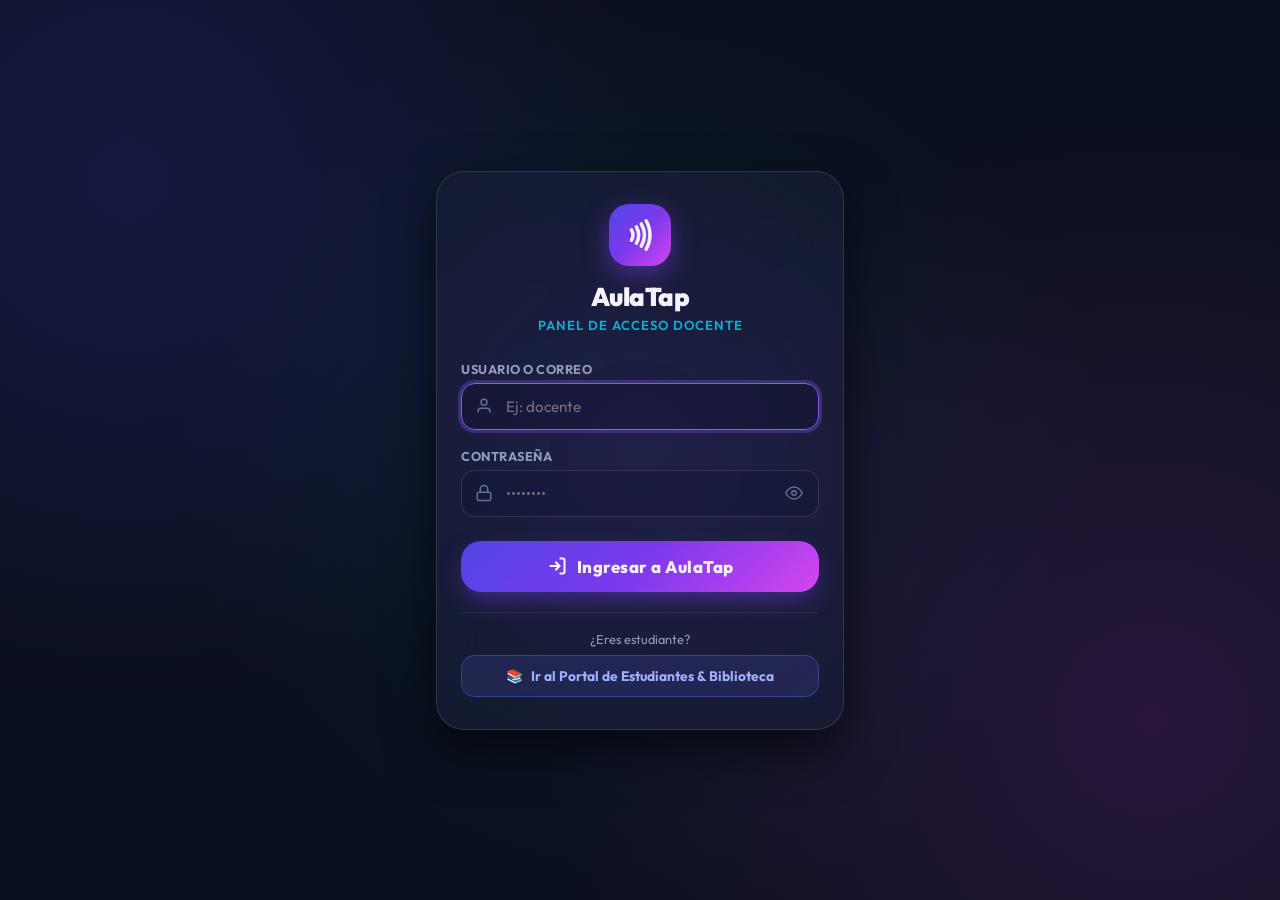
<file: templates/login.html>
<!DOCTYPE html>
<html lang="es">
<head>
  <meta charset="UTF-8">
  <meta name="viewport" content="width=device-width, initial-scale=1.0, maximum-scale=1.0, user-scalable=no, viewport-fit=cover">
  <title>Acceso Docente - AulaTap</title>
  
  <!-- Metas PWA & Mobile -->
  <meta name="theme-color" content="#4f46e5">
  <meta name="mobile-web-app-capable" content="yes">
  <meta name="apple-mobile-web-app-capable" content="yes">
  <meta name="apple-mobile-web-app-status-bar-style" content="black-translucent">
  <link rel="manifest" href="/manifest.json">
  <link rel="icon" type="image/svg+xml" href="/static/icons/icon-192.svg">
  <link rel="apple-touch-icon" href="/static/icons/icon-192.svg">

  <!-- Tipografía Outfit -->
  <link rel="preconnect" href="https://fonts.googleapis.com">
  <link rel="preconnect" href="https://fonts.gstatic.com" crossorigin>
  <link href="https://fonts.googleapis.com/css2?family=Outfit:wght@400;500;600;700;800;900&display=swap" rel="stylesheet">

  <!-- Estilos -->
  <link rel="stylesheet" href="/static/css/styles.css">
  <style>
    .login-container {
      min-height: 100vh;
      display: flex;
      flex-direction: column;
      align-items: center;
      justify-content: center;
      padding: 20px 16px;
      width: 100%;
      max-width: 440px;
    }

    .login-card {
      width: 100%;
      background: var(--bg-card);
      backdrop-filter: blur(24px);
      -webkit-backdrop-filter: blur(24px);
      border: 1px solid var(--border-glass);
      border-radius: var(--radius-xl);
      padding: 32px 24px;
      box-shadow: 0 20px 50px rgba(0, 0, 0, 0.6);
      position: relative;
      overflow: hidden;
    }

    .login-card::after {
      content: '';
      position: absolute;
      top: -40%;
      left: -40%;
      width: 180%;
      height: 180%;
      background: radial-gradient(circle, rgba(124, 58, 237, 0.12) 0%, transparent 60%);
      pointer-events: none;
    }

    .login-brand-header {
      text-align: center;
      margin-bottom: 28px;
    }

    .login-logo-box {
      width: 62px;
      height: 62px;
      border-radius: 20px;
      background: var(--grad-primary);
      display: flex;
      align-items: center;
      justify-content: center;
      margin: 0 auto 14px auto;
      box-shadow: 0 8px 25px rgba(124, 58, 237, 0.5);
    }

    .login-title {
      font-size: 1.6rem;
      font-weight: 900;
      letter-spacing: -0.5px;
      color: #ffffff;
      margin-bottom: 4px;
    }

    .login-subtitle {
      font-size: 0.82rem;
      color: var(--accent-cyan);
      font-weight: 600;
      text-transform: uppercase;
      letter-spacing: 1px;
    }

    .form-group {
      margin-bottom: 18px;
    }

    .form-label {
      display: block;
      font-size: 0.8rem;
      font-weight: 700;
      color: var(--text-muted);
      margin-bottom: 6px;
      text-transform: uppercase;
      letter-spacing: 0.5px;
    }

    .input-field-wrap {
      position: relative;
      display: flex;
      align-items: center;
    }

    .input-icon-left {
      position: absolute;
      left: 14px;
      color: var(--text-dim);
      pointer-events: none;
    }

    .login-input {
      width: 100%;
      padding: 13px 14px 13px 44px;
      background: rgba(15, 23, 42, 0.7);
      border: 1px solid var(--border-glass);
      border-radius: var(--radius-md);
      color: var(--text-main);
      font-family: inherit;
      font-size: 0.95rem;
      outline: none;
      transition: all 0.2s ease;
    }

    .login-input:focus {
      border-color: var(--accent-purple);
      box-shadow: 0 0 0 3px rgba(139, 92, 246, 0.3);
      background: rgba(15, 23, 42, 0.9);
    }

    .btn-toggle-pwd {
      position: absolute;
      right: 12px;
      background: none;
      border: none;
      color: var(--text-dim);
      cursor: pointer;
      padding: 4px;
      display: flex;
      align-items: center;
      justify-content: center;
      transition: color 0.2s;
    }

    .btn-toggle-pwd:hover {
      color: var(--text-main);
    }

    .btn-login-submit {
      width: 100%;
      padding: 15px;
      border-radius: var(--radius-lg);
      border: none;
      background: var(--grad-primary);
      color: #ffffff;
      font-family: inherit;
      font-size: 1.05rem;
      font-weight: 800;
      letter-spacing: 0.5px;
      cursor: pointer;
      display: flex;
      align-items: center;
      justify-content: center;
      gap: 10px;
      box-shadow: 0 10px 25px -5px rgba(124, 58, 237, 0.5);
      transition: all 0.25s ease;
      margin-top: 24px;
      position: relative;
      overflow: hidden;
    }

    .btn-login-submit:active {
      transform: scale(0.98);
    }

    .btn-login-submit:disabled {
      opacity: 0.6;
      cursor: not-allowed;
    }

    /* Mensaje de error */
    .login-error-box {
      background: rgba(239, 68, 68, 0.15);
      border: 1px solid rgba(239, 68, 68, 0.4);
      color: #fca5a5;
      padding: 10px 14px;
      border-radius: var(--radius-md);
      font-size: 0.82rem;
      font-weight: 600;
      margin-bottom: 16px;
      display: none;
      align-items: center;
      gap: 8px;
      animation: shake 0.3s ease-in-out;
    }

    @keyframes shake {
      0%, 100% { transform: translateX(0); }
      20%, 60% { transform: translateX(-5px); }
      40%, 80% { transform: translateX(5px); }
    }

  </style>
</head>
<body>

  <div class="login-container">
    <div class="login-card">
      
      <!-- Encabezado Brand -->
      <div class="login-brand-header">
        <div class="login-logo-box">
          <svg width="34" height="34" viewBox="0 0 24 24" fill="none" stroke="currentColor" stroke-width="2.5" stroke-linecap="round" stroke-linejoin="round">
            <path d="M6 8.32a7.43 7.43 0 0 1 0 7.36"></path>
            <path d="M9.46 6.21a11.76 11.76 0 0 1 0 11.58"></path>
            <path d="M12.91 4.1a15.91 15.91 0 0 1 .01 15.8"></path>
            <path d="M16.37 2a20.16 20.16 0 0 1 0 20"></path>
          </svg>
        </div>
        <h1 class="login-title">AulaTap</h1>
        <div class="login-subtitle">Panel de Acceso Docente</div>
      </div>

      <!-- Alerta de Error -->
      <div id="login-error-alert" class="login-error-box">
        <svg width="18" height="18" viewBox="0 0 24 24" fill="none" stroke="currentColor" stroke-width="2.5">
          <circle cx="12" cy="12" r="10"></circle>
          <line x1="12" y1="8" x2="12" y2="12"></line>
          <line x1="12" y1="16" x2="12.01" y2="16"></line>
        </svg>
        <span id="login-error-text">Credenciales incorrectas</span>
      </div>

      <!-- Formulario de Login -->
      <form id="login-form">
        
        <div class="form-group">
          <label class="form-label" for="username-input">Usuario o Correo</label>
          <div class="input-field-wrap">
            <svg class="input-icon-left" width="18" height="18" viewBox="0 0 24 24" fill="none" stroke="currentColor" stroke-width="2">
              <path d="M20 21v-2a4 4 0 0 0-4-4H8a4 4 0 0 0-4 4v2"></path>
              <circle cx="12" cy="7" r="4"></circle>
            </svg>
            <input 
              type="text" 
              id="username-input" 
              class="login-input" 
              placeholder="Ej: docente" 
              required 
              autocomplete="username"
              autofocus
            >
          </div>
        </div>

        <div class="form-group">
          <label class="form-label" for="password-input">Contraseña</label>
          <div class="input-field-wrap">
            <svg class="input-icon-left" width="18" height="18" viewBox="0 0 24 24" fill="none" stroke="currentColor" stroke-width="2">
              <rect x="3" y="11" width="18" height="11" rx="2" ry="2"></rect>
              <path d="M7 11V7a5 5 0 0 1 10 0v4"></path>
            </svg>
            <input 
              type="password" 
              id="password-input" 
              class="login-input" 
              placeholder="••••••••" 
              required 
              autocomplete="current-password"
            >
            <button type="button" class="btn-toggle-pwd" id="btn-toggle-pwd" title="Mostrar contraseña">
              <svg id="eye-icon" width="18" height="18" viewBox="0 0 24 24" fill="none" stroke="currentColor" stroke-width="2">
                <path d="M1 12s4-8 11-8 11 8 11 8-4 8-11 8-11-8-11-8z"></path>
                <circle cx="12" cy="12" r="3"></circle>
              </svg>
            </button>
          </div>
        </div>

        <button type="submit" id="btn-submit-login" class="btn-login-submit">
          <svg width="20" height="20" viewBox="0 0 24 24" fill="none" stroke="currentColor" stroke-width="2.5">
            <path d="M15 3h4a2 2 0 0 1 2 2v14a2 2 0 0 1-2 2h-4"></path>
            <polyline points="10 17 15 12 10 7"></polyline>
            <line x1="15" y1="12" x2="3" y2="12"></line>
          </svg>
          Ingresar a AulaTap
        </button>

        <div style="margin-top: 20px; padding-top: 18px; border-top: 1px solid rgba(255,255,255,0.08); text-align: center;">
          <div style="font-size: 0.8rem; color: var(--text-muted); margin-bottom: 8px;">¿Eres estudiante?</div>
          <a href="/portal" style="display: inline-flex; align-items: center; justify-content: center; gap: 8px; width: 100%; padding: 11px 16px; background: rgba(99, 102, 241, 0.15); border: 1px solid rgba(99, 102, 241, 0.4); border-radius: var(--radius-md); color: #a5b4fc; text-decoration: none; font-weight: 700; font-size: 0.86rem; transition: all 0.2s ease;">
            <span>📚</span> Ir al Portal de Estudiantes & Biblioteca
          </a>
        </div>

      </form>


    </div>
  </div>

  <script>
    // Toggle visibilidad de contraseña
    const btnTogglePwd = document.getElementById('btn-toggle-pwd');
    const pwdInput = document.getElementById('password-input');
    btnTogglePwd.addEventListener('click', () => {
      const isPassword = pwdInput.type === 'password';
      pwdInput.type = isPassword ? 'text' : 'password';
    });

    // Envío del formulario
    const loginForm = document.getElementById('login-form');
    const btnSubmit = document.getElementById('btn-submit-login');
    const errorAlert = document.getElementById('login-error-alert');
    const errorText = document.getElementById('login-error-text');

    loginForm.addEventListener('submit', async (e) => {
      e.preventDefault();
      errorAlert.style.display = 'none';
      btnSubmit.disabled = true;
      btnSubmit.innerHTML = 'Verificando...';

      const username = document.getElementById('username-input').value.trim();
      const password = document.getElementById('password-input').value;

      try {
        const response = await fetch('/api/login', {
          method: 'POST',
          headers: { 'Content-Type': 'application/json' },
          body: JSON.stringify({ username, password })
        });

        const data = await response.json();

        if (response.ok && data.success) {
          btnSubmit.innerHTML = '¡Acceso correcto!';
          // Redirigir a la app principal
          window.location.href = '/';
        } else {
          errorText.textContent = data.error || 'Usuario o contraseña incorrectos.';
          errorAlert.style.display = 'flex';
          btnSubmit.disabled = false;
          btnSubmit.innerHTML = `
            <svg width="20" height="20" viewBox="0 0 24 24" fill="none" stroke="currentColor" stroke-width="2.5">
              <path d="M15 3h4a2 2 0 0 1 2 2v14a2 2 0 0 1-2 2h-4"></path>
              <polyline points="10 17 15 12 10 7"></polyline>
              <line x1="15" y1="12" x2="3" y2="12"></line>
            </svg>
            Ingresar a AulaTap
          `;
        }
      } catch (err) {
        errorText.textContent = 'Error de conexión con el servidor.';
        errorAlert.style.display = 'flex';
        btnSubmit.disabled = false;
        btnSubmit.innerHTML = 'Ingresar a AulaTap';
      }
    });
  </script>
</body>
</html>
</file>
<file: static/css/styles.css>
/* ========================================================
   DeciPuntos - Sistema de Estilos Gamificado Mobile-First
   Paleta: Midnight Indigo, Electric Violet, Cyber Cyan, Gold
   ======================================================== */

:root {
  --bg-dark: #0a0f1d;
  --bg-card: rgba(22, 30, 50, 0.75);
  --bg-card-subtle: rgba(30, 41, 69, 0.55);
  --border-glass: rgba(255, 255, 255, 0.12);
  --border-focus: #6366f1;

  --text-main: #f8fafc;
  --text-muted: #94a3b8;
  --text-dim: #64748b;

  --accent-cyan: #06b6d4;
  --accent-blue: #3b82f6;
  --accent-purple: #8b5cf6;
  --accent-pink: #ec4899;
  --accent-gold: #f59e0b;
  --accent-emerald: #10b981;
  --accent-red: #ef4444;

  --grad-primary: linear-gradient(135deg, #4f46e5 0%, #7c3aed 50%, #d946ef 100%);
  --grad-p1: linear-gradient(135deg, #0284c7 0%, #06b6d4 100%);
  --grad-p2: linear-gradient(135deg, #7c3aed 0%, #9333ea 100%);
  --grad-p3: linear-gradient(135deg, #d97706 0%, #f59e0b 50%, #fbbf24 100%);
  --grad-success: linear-gradient(135deg, #059669 0%, #10b981 100%);
  --grad-badge: linear-gradient(135deg, #3b82f6 0%, #8b5cf6 100%);

  --radius-sm: 8px;
  --radius-md: 14px;
  --radius-lg: 20px;
  --radius-xl: 28px;
  --radius-pill: 9999px;

  --shadow-glow-cyan: 0 0 20px rgba(6, 182, 212, 0.35);
  --shadow-glow-purple: 0 0 25px rgba(139, 92, 246, 0.4);
  --shadow-glow-gold: 0 0 25px rgba(245, 158, 11, 0.45);
  --shadow-card: 0 10px 30px -10px rgba(0, 0, 0, 0.5);

  --font-family: 'Outfit', system-ui, -apple-system, BlinkMacSystemFont, "Segoe UI", Roboto, sans-serif;
}

* {
  margin: 0;
  padding: 0;
  box-sizing: border-box;
  -webkit-tap-highlight-color: transparent;
}

body {
  font-family: var(--font-family);
  background: var(--bg-dark);
  background-image: 
    radial-gradient(circle at 10% 20%, rgba(79, 70, 229, 0.18) 0%, transparent 40%),
    radial-gradient(circle at 90% 80%, rgba(217, 70, 239, 0.14) 0%, transparent 45%),
    radial-gradient(circle at 50% 50%, rgba(6, 182, 212, 0.08) 0%, transparent 60%);
  background-attachment: fixed;
  color: var(--text-main);
  min-height: 100vh;
  display: flex;
  flex-direction: column;
  align-items: center;
  overflow-x: hidden;
}

/* Contenedor Mobile */
.app-container {
  width: 100%;
  max-width: 480px;
  min-height: 100vh;
  display: flex;
  flex-direction: column;
  padding: 14px 16px 85px 16px;
  position: relative;
}

/* ========================================================
   CABECERA & STATUS
   ======================================================== */
.app-header {
  display: flex;
  align-items: center;
  justify-content: space-between;
  padding: 10px 0 16px 0;
}

.brand {
  display: flex;
  align-items: center;
  gap: 10px;
}

.brand-icon-box {
  width: 42px;
  height: 42px;
  border-radius: var(--radius-md);
  background: var(--grad-primary);
  display: flex;
  align-items: center;
  justify-content: center;
  box-shadow: 0 4px 15px rgba(124, 58, 237, 0.4);
}

.brand-title {
  font-size: 1.35rem;
  font-weight: 800;
  letter-spacing: -0.5px;
  background: linear-gradient(135deg, #ffffff 0%, #cbd5e1 50%, #a5b4fc 100%);
  -webkit-background-clip: text;
  -webkit-text-fill-color: transparent;
}

.brand-sub {
  font-size: 0.72rem;
  color: var(--accent-cyan);
  font-weight: 600;
  text-transform: uppercase;
  letter-spacing: 1px;
}

/* Badge de Estado NFC */
.nfc-badge {
  display: inline-flex;
  align-items: center;
  gap: 7px;
  padding: 6px 12px;
  border-radius: var(--radius-pill);
  font-size: 0.75rem;
  font-weight: 700;
  background: rgba(15, 23, 42, 0.8);
  border: 1px solid var(--border-glass);
  cursor: pointer;
  transition: all 0.25s cubic-bezier(0.4, 0, 0.2, 1);
  box-shadow: 0 4px 12px rgba(0, 0, 0, 0.25);
}

.nfc-badge.active {
  background: rgba(16, 185, 129, 0.15);
  border-color: rgba(16, 185, 129, 0.4);
  color: #34d399;
}

.nfc-badge.listening {
  background: rgba(6, 182, 212, 0.18);
  border-color: rgba(6, 182, 212, 0.5);
  color: #22d3ee;
  box-shadow: var(--shadow-glow-cyan);
}

.nfc-badge.disabled {
  background: rgba(239, 68, 68, 0.15);
  border-color: rgba(239, 68, 68, 0.35);
  color: #f87171;
}

.nfc-badge.simulated {
  background: rgba(245, 158, 11, 0.15);
  border-color: rgba(245, 158, 11, 0.4);
  color: #fbbf24;
}

.pulse-dot {
  width: 8px;
  height: 8px;
  border-radius: 50%;
  background: currentColor;
  position: relative;
}

.pulse-dot::after {
  content: '';
  position: absolute;
  top: -3px;
  left: -3px;
  width: 14px;
  height: 14px;
  border-radius: 50%;
  background: currentColor;
  opacity: 0.5;
  animation: pulse 1.8s infinite cubic-bezier(0.4, 0, 0.6, 1);
}

@keyframes pulse {
  0% { transform: scale(0.8); opacity: 0.8; }
  50% { transform: scale(1.6); opacity: 0; }
  100% { transform: scale(0.8); opacity: 0; }
}

.btn-logout {
  display: flex;
  align-items: center;
  justify-content: center;
  width: 32px;
  height: 32px;
  border-radius: var(--radius-pill);
  background: rgba(255, 255, 255, 0.05);
  border: 1px solid var(--border-glass);
  color: var(--text-dim);
  text-decoration: none;
  transition: all 0.2s ease;
}

.btn-logout:hover {
  background: rgba(239, 68, 68, 0.15);
  border-color: rgba(239, 68, 68, 0.4);
  color: #f87171;
}

/* ========================================================
   BARRA DE CURSO & BUSCADOR MANUAL
   ======================================================== */
.control-bar {
  display: flex;
  gap: 10px;
  margin-bottom: 14px;
}

.course-select-wrap {
  position: relative;
  min-width: 110px;
}

.course-select, .form-input, .form-select {
  width: 100%;
  padding: 10px 14px;
  background: var(--bg-card);
  backdrop-filter: blur(12px);
  -webkit-backdrop-filter: blur(12px);
  border: 1px solid var(--border-glass);
  border-radius: var(--radius-md);
  color: var(--text-main);
  font-family: inherit;
  font-size: 0.88rem;
  outline: none;
  transition: border-color 0.2s, box-shadow 0.2s;
}

.course-select:focus, .form-input:focus, .form-select:focus {
  border-color: var(--accent-purple);
  box-shadow: 0 0 0 3px rgba(139, 92, 246, 0.25);
}

.search-wrap {
  position: relative;
  flex: 1;
}

.search-input {
  width: 100%;
  padding: 10px 12px 10px 36px;
  background: var(--bg-card);
  backdrop-filter: blur(12px);
  -webkit-backdrop-filter: blur(12px);
  border: 1px solid var(--border-glass);
  border-radius: var(--radius-md);
  color: var(--text-main);
  font-family: inherit;
  font-size: 0.88rem;
  outline: none;
  transition: all 0.2s;
}

.search-input:focus {
  border-color: var(--accent-cyan);
  box-shadow: 0 0 0 3px rgba(6, 182, 212, 0.2);
}

.search-icon {
  position: absolute;
  left: 12px;
  top: 50%;
  transform: translateY(-50%);
  color: var(--text-dim);
  pointer-events: none;
}

/* Dropdown autocompletado en vivo */
.search-results-dropdown {
  position: absolute;
  top: calc(100% + 6px);
  left: 0;
  right: 0;
  max-height: 230px;
  overflow-y: auto;
  background: rgba(15, 23, 42, 0.95);
  backdrop-filter: blur(16px);
  border: 1px solid var(--border-glass);
  border-radius: var(--radius-md);
  z-index: 50;
  box-shadow: 0 15px 35px rgba(0, 0, 0, 0.5);
  display: none;
}

.search-item {
  display: flex;
  align-items: center;
  justify-content: space-between;
  padding: 10px 14px;
  border-bottom: 1px solid rgba(255, 255, 255, 0.05);
  cursor: pointer;
  transition: background 0.15s;
}

.search-item:hover, .search-item.active {
  background: rgba(99, 102, 241, 0.2);
}

.search-item-info {
  display: flex;
  flex-direction: column;
}

.search-item-name {
  font-size: 0.88rem;
  font-weight: 600;
  color: var(--text-main);
}

.search-item-sub {
  font-size: 0.72rem;
  color: var(--text-muted);
}

.search-item-pts {
  font-weight: 800;
  color: var(--accent-gold);
  font-size: 0.95rem;
}

/* ========================================================
   SECCIÓN DE BANNER NFC / ESCANEO
   ======================================================== */
.nfc-banner {
  background: var(--bg-card);
  backdrop-filter: blur(14px);
  border: 1px dashed rgba(6, 182, 212, 0.35);
  border-radius: var(--radius-lg);
  padding: 14px 16px;
  margin-bottom: 16px;
  display: flex;
  align-items: center;
  justify-content: space-between;
  gap: 12px;
  position: relative;
  overflow: hidden;
}

.nfc-banner::before {
  content: '';
  position: absolute;
  top: 0;
  left: 0;
  width: 4px;
  height: 100%;
  background: var(--accent-cyan);
}

.nfc-banner-text h4 {
  font-size: 0.92rem;
  font-weight: 700;
  color: var(--text-main);
  display: flex;
  align-items: center;
  gap: 6px;
}

.nfc-banner-text p {
  font-size: 0.76rem;
  color: var(--text-muted);
  margin-top: 2px;
}

.btn-scan-nfc {
  background: var(--grad-p1);
  color: white;
  border: none;
  padding: 8px 14px;
  border-radius: var(--radius-pill);
  font-size: 0.78rem;
  font-weight: 700;
  cursor: pointer;
  display: flex;
  align-items: center;
  gap: 6px;
  box-shadow: 0 4px 12px rgba(6, 182, 212, 0.3);
  transition: transform 0.15s, box-shadow 0.15s;
  white-space: nowrap;
}

.btn-scan-nfc:active {
  transform: scale(0.96);
}

/* ========================================================
   TARJETA DEL ESTUDIANTE ACTIVO (Glassmorphism & Gamified)
   ======================================================== */
.student-card-container {
  margin-bottom: 16px;
}

.student-card {
  background: var(--bg-card);
  backdrop-filter: blur(20px);
  -webkit-backdrop-filter: blur(20px);
  border: 1px solid var(--border-glass);
  border-radius: var(--radius-xl);
  padding: 20px;
  box-shadow: var(--shadow-card);
  position: relative;
  overflow: hidden;
  transition: all 0.3s cubic-bezier(0.4, 0, 0.2, 1);
}

.student-card::after {
  content: '';
  position: absolute;
  top: -50%;
  left: -50%;
  width: 200%;
  height: 200%;
  background: radial-gradient(circle, rgba(139, 92, 246, 0.08) 0%, transparent 60%);
  pointer-events: none;
}

/* Empty State cuando no hay alumno seleccionado */
.student-card.empty-state {
  text-align: center;
  padding: 36px 20px;
  border: 2px dashed rgba(255, 255, 255, 0.12);
  background: rgba(15, 23, 42, 0.4);
}

.empty-icon-wrap {
  width: 64px;
  height: 64px;
  border-radius: 50%;
  background: rgba(255, 255, 255, 0.04);
  display: flex;
  align-items: center;
  justify-content: center;
  margin: 0 auto 12px auto;
  font-size: 1.8rem;
  color: var(--accent-cyan);
  border: 1px solid rgba(255, 255, 255, 0.08);
}

/* Estado Alumno Activo */
.card-header-meta {
  display: flex;
  align-items: flex-start;
  justify-content: space-between;
  margin-bottom: 16px;
}

.student-avatar-wrap {
  display: flex;
  align-items: center;
  gap: 14px;
}

.avatar-badge {
  width: 54px;
  height: 54px;
  border-radius: var(--radius-lg);
  background: var(--grad-badge);
  display: flex;
  align-items: center;
  justify-content: center;
  font-size: 1.4rem;
  font-weight: 800;
  color: white;
  box-shadow: 0 6px 16px rgba(124, 58, 237, 0.35);
  border: 2px solid rgba(255, 255, 255, 0.2);
}

.student-info h3 {
  font-size: 1.15rem;
  font-weight: 800;
  line-height: 1.25;
  color: var(--text-main);
}

.student-tags {
  display: flex;
  flex-wrap: wrap;
  align-items: center;
  gap: 6px;
  margin-top: 5px;
}

.tag-pill {
  padding: 2px 8px;
  border-radius: var(--radius-pill);
  font-size: 0.72rem;
  font-weight: 700;
  background: rgba(255, 255, 255, 0.07);
  color: var(--text-muted);
  border: 1px solid rgba(255, 255, 255, 0.06);
}

.tag-pill.course {
  background: rgba(79, 70, 229, 0.25);
  color: #a5b4fc;
  border-color: rgba(99, 102, 241, 0.4);
}

.tag-pill.nfc-linked {
  background: rgba(16, 185, 129, 0.2);
  color: #6ee7b7;
  border-color: rgba(16, 185, 129, 0.35);
  display: inline-flex;
  align-items: center;
  gap: 4px;
}

.tag-pill.nfc-unlinked {
  background: rgba(245, 158, 11, 0.15);
  color: #fcd34d;
  cursor: pointer;
}

/* Contador Principal de Puntos */
.score-display-box {
  background: rgba(15, 23, 42, 0.6);
  border: 1px solid rgba(255, 255, 255, 0.08);
  border-radius: var(--radius-lg);
  padding: 16px;
  display: flex;
  align-items: center;
  justify-content: space-between;
  margin-bottom: 12px;
}

.score-label-group {
  display: flex;
  flex-direction: column;
}

.score-title {
  font-size: 0.78rem;
  font-weight: 700;
  text-transform: uppercase;
  letter-spacing: 1px;
  color: var(--text-muted);
}

.score-rank {
  font-size: 0.85rem;
  font-weight: 800;
  color: var(--accent-gold);
  display: flex;
  align-items: center;
  gap: 5px;
  margin-top: 3px;
}

.score-digits-wrap {
  display: flex;
  align-items: baseline;
  gap: 4px;
}

.score-digits {
  font-size: 2.8rem;
  font-weight: 900;
  line-height: 1;
  background: linear-gradient(135deg, #fbbf24 0%, #f59e0b 50%, #f97316 100%);
  -webkit-background-clip: text;
  -webkit-text-fill-color: transparent;
  text-shadow: 0 0 25px rgba(245, 158, 11, 0.3);
}

.score-unit {
  font-size: 1.1rem;
  font-weight: 800;
  color: var(--text-muted);
}

/* Historial mini dentro de la tarjeta */
.mini-history {
  margin-top: 10px;
  border-top: 1px solid rgba(255, 255, 255, 0.08);
  padding-top: 10px;
}

.mini-history-title {
  font-size: 0.7rem;
  text-transform: uppercase;
  font-weight: 700;
  color: var(--text-dim);
  margin-bottom: 6px;
}

.mini-history-list {
  display: flex;
  flex-direction: column;
  gap: 5px;
  max-height: 90px;
  overflow-y: auto;
}

.mini-history-item {
  display: flex;
  justify-content: space-between;
  align-items: center;
  font-size: 0.75rem;
  padding: 4px 8px;
  background: rgba(255, 255, 255, 0.03);
  border-radius: var(--radius-sm);
}

.mini-history-item .pts-plus {
  color: #34d399;
  font-weight: 700;
}

.mini-history-item .pts-minus {
  color: #f87171;
  font-weight: 700;
}

/* ========================================================
   PANEL DE ASIGNACIÓN RÁPIDA (GAMIFICADO)
   ======================================================== */
.action-card {
  background: var(--bg-card);
  backdrop-filter: blur(20px);
  -webkit-backdrop-filter: blur(20px);
  border: 1px solid var(--border-glass);
  border-radius: var(--radius-xl);
  padding: 18px;
  box-shadow: var(--shadow-card);
  margin-bottom: 16px;
}

.section-label {
  font-size: 0.8rem;
  font-weight: 700;
  color: var(--text-muted);
  text-transform: uppercase;
  letter-spacing: 0.8px;
  margin-bottom: 10px;
  display: flex;
  align-items: center;
  gap: 6px;
}

/* Píldoras de Puntos (+1, +2, +3) */
.points-selector-grid {
  display: grid;
  grid-template-columns: repeat(3, 1fr);
  gap: 10px;
  margin-bottom: 16px;
}

.point-pill-btn {
  background: rgba(255, 255, 255, 0.05);
  border: 1px solid rgba(255, 255, 255, 0.1);
  border-radius: var(--radius-lg);
  padding: 12px 6px;
  display: flex;
  flex-direction: column;
  align-items: center;
  justify-content: center;
  cursor: pointer;
  transition: all 0.2s cubic-bezier(0.4, 0, 0.2, 1);
  position: relative;
  overflow: hidden;
}

.point-pill-btn .point-val {
  font-size: 1.45rem;
  font-weight: 900;
  line-height: 1.1;
  color: var(--text-main);
}

.point-pill-btn .point-sub {
  font-size: 0.68rem;
  font-weight: 700;
  text-transform: uppercase;
  color: var(--text-muted);
  letter-spacing: 0.5px;
}

/* Estados seleccionados de cada píldora */
.point-pill-btn.p1.active {
  background: var(--grad-p1);
  border-color: rgba(6, 182, 212, 0.6);
  box-shadow: var(--shadow-glow-cyan);
  transform: translateY(-2px);
}

.point-pill-btn.p2.active {
  background: var(--grad-p2);
  border-color: rgba(139, 92, 246, 0.6);
  box-shadow: var(--shadow-glow-purple);
  transform: translateY(-2px);
}

.point-pill-btn.p3.active {
  background: var(--grad-p3);
  border-color: rgba(245, 158, 11, 0.6);
  box-shadow: var(--shadow-glow-gold);
  transform: translateY(-2px);
}

.point-pill-btn.active .point-val,
.point-pill-btn.active .point-sub {
  color: #ffffff;
}

/* ========================================================
   SECCIÓN DE PERSONALIZACIÓN DE DÉCIMAS (STEPPER & CHIPS)
   ======================================================== */
.custom-points-box {
  background: rgba(15, 23, 42, 0.55);
  border: 1px solid rgba(255, 255, 255, 0.08);
  border-radius: var(--radius-lg);
  padding: 12px 14px;
  margin-bottom: 16px;
  transition: all 0.25s ease;
}

.custom-points-box.is-custom-active {
  border-color: rgba(139, 92, 246, 0.45);
  box-shadow: 0 0 18px rgba(139, 92, 246, 0.2);
}

.custom-points-header {
  display: flex;
  align-items: center;
  justify-content: space-between;
  margin-bottom: 10px;
}

.custom-points-title {
  font-size: 0.74rem;
  font-weight: 700;
  text-transform: uppercase;
  color: var(--text-muted);
  letter-spacing: 0.6px;
  display: flex;
  align-items: center;
  gap: 5px;
}

.custom-status-badge {
  font-size: 0.68rem;
  font-weight: 800;
  padding: 2px 8px;
  border-radius: var(--radius-pill);
  background: rgba(255, 255, 255, 0.06);
  color: var(--text-dim);
  border: 1px solid rgba(255, 255, 255, 0.06);
  transition: all 0.2s ease;
}

.custom-status-badge.highlight {
  background: rgba(139, 92, 246, 0.25);
  color: #c4b5fd;
  border-color: rgba(139, 92, 246, 0.5);
  box-shadow: 0 0 10px rgba(139, 92, 246, 0.3);
}

/* Stepper Interactivo */
.stepper-control {
  display: flex;
  align-items: center;
  justify-content: space-between;
  gap: 10px;
  margin-bottom: 10px;
}

.stepper-btn {
  width: 44px;
  height: 44px;
  border-radius: var(--radius-md);
  border: 1px solid rgba(255, 255, 255, 0.12);
  background: rgba(255, 255, 255, 0.06);
  color: var(--text-main);
  display: flex;
  align-items: center;
  justify-content: center;
  cursor: pointer;
  transition: all 0.15s ease;
  user-select: none;
}

.stepper-btn:hover {
  background: rgba(255, 255, 255, 0.12);
  border-color: rgba(255, 255, 255, 0.25);
  color: #ffffff;
}

.stepper-btn:active {
  transform: scale(0.92);
  background: var(--grad-primary);
  border-color: transparent;
}

.stepper-value-wrap {
  flex: 1;
  display: flex;
  flex-direction: column;
  align-items: center;
  justify-content: center;
  background: rgba(0, 0, 0, 0.35);
  border: 1px solid rgba(255, 255, 255, 0.1);
  border-radius: var(--radius-md);
  padding: 4px 8px;
  min-height: 44px;
  position: relative;
}

.stepper-input {
  width: 100%;
  background: transparent;
  border: none;
  text-align: center;
  font-family: inherit;
  font-size: 1.4rem;
  font-weight: 900;
  color: var(--accent-gold);
  outline: none;
  line-height: 1;
  padding: 0;
  -moz-appearance: textfield;
}

.stepper-input::-webkit-outer-spin-button,
.stepper-input::-webkit-inner-spin-button {
  -webkit-appearance: none;
  margin: 0;
}

.stepper-suffix {
  font-size: 0.65rem;
  font-weight: 700;
  text-transform: uppercase;
  color: var(--text-dim);
  letter-spacing: 0.5px;
}

/* Chips de atajo rápido */
.quick-points-chips {
  display: flex;
  align-items: center;
  gap: 6px;
  overflow-x: auto;
  padding-bottom: 2px;
}

.qp-chip {
  flex: 1;
  padding: 5px 8px;
  border-radius: var(--radius-pill);
  font-size: 0.72rem;
  font-weight: 700;
  background: rgba(255, 255, 255, 0.05);
  border: 1px solid rgba(255, 255, 255, 0.08);
  color: var(--text-muted);
  cursor: pointer;
  white-space: nowrap;
  text-align: center;
  transition: all 0.15s ease;
}

.qp-chip:hover {
  background: rgba(255, 255, 255, 0.1);
  color: var(--text-main);
}

.qp-chip:active {
  transform: scale(0.95);
}

.qp-chip.negative {
  color: #f87171;
  border-color: rgba(239, 68, 68, 0.25);
  background: rgba(239, 68, 68, 0.08);
}

.qp-chip.negative:hover {
  background: rgba(239, 68, 68, 0.18);
  color: #fca5a5;
}

.qp-chip.active {
  background: rgba(99, 102, 241, 0.3);
  border-color: var(--accent-purple);
  color: #c7d2fe;
}

/* Selector de Motivos */
.reason-tags-wrap {
  display: flex;
  flex-wrap: wrap;
  gap: 8px;
  margin-bottom: 18px;
}

.reason-tag {
  background: rgba(255, 255, 255, 0.05);
  border: 1px solid rgba(255, 255, 255, 0.1);
  border-radius: var(--radius-pill);
  padding: 6px 12px;
  font-size: 0.78rem;
  font-weight: 600;
  color: var(--text-muted);
  cursor: pointer;
  transition: all 0.2s;
  display: flex;
  align-items: center;
  gap: 5px;
}

.reason-tag:hover {
  background: rgba(255, 255, 255, 0.09);
  color: var(--text-main);
}

.reason-tag.active {
  background: rgba(99, 102, 241, 0.25);
  border-color: var(--accent-purple);
  color: #c7d2fe;
  font-weight: 700;
}

/* Botón de Asignación Principal */
.btn-assign-main {
  width: 100%;
  padding: 16px;
  border-radius: var(--radius-lg);
  border: none;
  background: var(--grad-primary);
  color: #ffffff;
  font-family: inherit;
  font-size: 1.05rem;
  font-weight: 800;
  letter-spacing: 0.5px;
  cursor: pointer;
  display: flex;
  align-items: center;
  justify-content: center;
  gap: 10px;
  box-shadow: 0 10px 25px -5px rgba(124, 58, 237, 0.5);
  transition: all 0.25s cubic-bezier(0.4, 0, 0.2, 1);
  position: relative;
  overflow: hidden;
}

.btn-assign-main:disabled {
  opacity: 0.45;
  cursor: not-allowed;
  box-shadow: none;
  transform: none !important;
}

.btn-assign-main:not(:disabled):hover {
  transform: translateY(-2px);
  box-shadow: 0 14px 30px -5px rgba(124, 58, 237, 0.65);
}

.btn-assign-main:not(:disabled):active {
  transform: translateY(1px);
}

/* Animación de brillo deslizante */
.btn-assign-main::after {
  content: '';
  position: absolute;
  top: 0;
  left: -100%;
  width: 60%;
  height: 100%;
  background: linear-gradient(90deg, transparent, rgba(255, 255, 255, 0.25), transparent);
  transform: skewX(-20deg);
  animation: shine 4s infinite ease-in-out;
}

@keyframes shine {
  0% { left: -100%; }
  30% { left: 140%; }
  100% { left: 140%; }
}

/* ========================================================
   BARRA DE NAVEGACIÓN INFERIOR (Mobile Dock)
   ======================================================== */
.bottom-dock {
  position: fixed;
  bottom: 12px;
  left: 50%;
  transform: translateX(-50%);
  width: calc(100% - 20px);
  max-width: 480px;
  background: rgba(15, 23, 42, 0.92);
  backdrop-filter: blur(20px);
  -webkit-backdrop-filter: blur(20px);
  border: 1px solid var(--border-glass);
  border-radius: var(--radius-pill);
  display: flex;
  align-items: center;
  justify-content: space-around;
  padding: 6px 6px;
  box-shadow: 0 15px 35px rgba(0, 0, 0, 0.6);
  z-index: 100;
}

.dock-btn {
  display: flex;
  flex-direction: column;
  align-items: center;
  gap: 2px;
  background: none;
  border: none;
  color: var(--text-dim);
  font-family: inherit;
  font-size: 0.68rem;
  font-weight: 700;
  padding: 5px 6px;
  border-radius: var(--radius-pill);
  cursor: pointer;
  transition: all 0.2s;
  flex: 1;
  max-width: 76px;
  text-align: center;
}

.dock-btn svg {
  width: 20px;
  height: 20px;
  transition: transform 0.2s;
}

.dock-btn:hover, .dock-btn.active {
  color: #ffffff;
}

.dock-btn.active {
  background: rgba(99, 102, 241, 0.25);
  color: #a5b4fc;
}

.dock-btn:active svg {
  transform: scale(0.9);
}


/* ========================================================
   MODALES (Glassmorphism & Animaciones)
   ======================================================== */
.modal-overlay {
  position: fixed;
  top: 0;
  left: 0;
  right: 0;
  bottom: 0;
  background: rgba(2, 6, 23, 0.75);
  backdrop-filter: blur(10px);
  -webkit-backdrop-filter: blur(10px);
  display: flex;
  align-items: flex-end;
  justify-content: center;
  z-index: 200;
  opacity: 0;
  visibility: hidden;
  transition: opacity 0.3s ease, visibility 0.3s ease;
}

.modal-overlay.open {
  opacity: 1;
  visibility: visible;
}

.modal-sheet {
  background: #111827;
  border: 1px solid rgba(255, 255, 255, 0.12);
  border-bottom: none;
  border-radius: 28px 28px 0 0;
  width: 100%;
  max-width: 500px;
  max-height: 88vh;
  display: flex;
  flex-direction: column;
  padding: 20px 20px 30px 20px;
  transform: translateY(100%);
  transition: transform 0.3s cubic-bezier(0.16, 1, 0.3, 1);
  box-shadow: 0 -15px 40px rgba(0, 0, 0, 0.6);
}

.modal-overlay.open .modal-sheet {
  transform: translateY(0);
}

.sheet-handle {
  width: 44px;
  height: 5px;
  background: rgba(255, 255, 255, 0.2);
  border-radius: var(--radius-pill);
  margin: 0 auto 16px auto;
}

.modal-header {
  display: flex;
  align-items: center;
  justify-content: space-between;
  margin-bottom: 16px;
}

.modal-title {
  font-size: 1.2rem;
  font-weight: 800;
  color: var(--text-main);
  display: flex;
  align-items: center;
  gap: 8px;
}

.btn-close-modal {
  background: rgba(255, 255, 255, 0.08);
  border: none;
  width: 34px;
  height: 34px;
  border-radius: 50%;
  color: var(--text-muted);
  cursor: pointer;
  display: flex;
  align-items: center;
  justify-content: center;
  transition: all 0.2s;
}

.btn-close-modal:hover {
  background: rgba(255, 255, 255, 0.15);
  color: #ffffff;
}

.modal-body {
  overflow-y: auto;
  flex: 1;
  padding-right: 4px;
}

/* ========================================================
   TABLA DE REPORTES & EXPORTACIÓN
   ======================================================== */
.reports-stats-row {
  display: grid;
  grid-template-columns: repeat(2, 1fr);
  gap: 10px;
  margin-bottom: 16px;
}

.stat-box {
  background: rgba(255, 255, 255, 0.04);
  border: 1px solid rgba(255, 255, 255, 0.08);
  border-radius: var(--radius-md);
  padding: 12px;
  text-align: center;
}

.stat-number {
  font-size: 1.6rem;
  font-weight: 900;
  color: var(--accent-cyan);
}

.stat-desc {
  font-size: 0.72rem;
  font-weight: 700;
  color: var(--text-dim);
  text-transform: uppercase;
}

.export-actions-row {
  display: flex;
  gap: 10px;
  margin-bottom: 16px;
}

.btn-export {
  flex: 1;
  padding: 10px 14px;
  border-radius: var(--radius-md);
  border: none;
  font-family: inherit;
  font-size: 0.85rem;
  font-weight: 700;
  cursor: pointer;
  display: flex;
  align-items: center;
  justify-content: center;
  gap: 6px;
  transition: all 0.2s;
}

.btn-export-excel {
  background: #107c41;
  color: white;
  box-shadow: 0 4px 14px rgba(16, 124, 65, 0.35);
}

.btn-export-csv {
  background: rgba(255, 255, 255, 0.1);
  color: white;
  border: 1px solid rgba(255, 255, 255, 0.15);
}

.ranking-table-wrap {
  border: 1px solid rgba(255, 255, 255, 0.08);
  border-radius: var(--radius-md);
  overflow: hidden;
}

.ranking-table {
  width: 100%;
  border-collapse: collapse;
  text-align: left;
  font-size: 0.82rem;
}

.ranking-table th {
  background: rgba(255, 255, 255, 0.06);
  padding: 10px 12px;
  font-weight: 700;
  color: var(--text-muted);
  border-bottom: 1px solid rgba(255, 255, 255, 0.08);
}

.ranking-table td {
  padding: 10px 12px;
  border-bottom: 1px solid rgba(255, 255, 255, 0.04);
  color: var(--text-main);
}

.ranking-table tr:hover td {
  background: rgba(255, 255, 255, 0.03);
}

.rank-pill {
  display: inline-block;
  width: 22px;
  height: 22px;
  line-height: 22px;
  text-align: center;
  border-radius: 50%;
  font-size: 0.75rem;
  font-weight: 800;
  background: rgba(255, 255, 255, 0.08);
}

.rank-top1 { background: #fbbf24; color: #78350f; }
.rank-top2 { background: #cbd5e1; color: #1e293b; }
.rank-top3 { background: #f97316; color: #7c2d12; }

/* ========================================================
   VINCULACIÓN NFC EN MODAL
   ======================================================== */
.nfc-scan-target {
  background: radial-gradient(circle, rgba(6, 182, 212, 0.15) 0%, rgba(15, 23, 42, 0.4) 70%);
  border: 2px dashed rgba(6, 182, 212, 0.5);
  border-radius: var(--radius-xl);
  padding: 28px 16px;
  text-align: center;
  margin-bottom: 16px;
  position: relative;
  overflow: hidden;
}

.nfc-waves-anim {
  width: 60px;
  height: 60px;
  border-radius: 50%;
  background: rgba(6, 182, 212, 0.2);
  margin: 0 auto 12px auto;
  display: flex;
  align-items: center;
  justify-content: center;
  font-size: 1.8rem;
  color: var(--accent-cyan);
  animation: radar-wave 2s infinite ease-out;
}

@keyframes radar-wave {
  0% { box-shadow: 0 0 0 0 rgba(6, 182, 212, 0.6); }
  70% { box-shadow: 0 0 0 25px rgba(6, 182, 212, 0); }
  100% { box-shadow: 0 0 0 0 rgba(6, 182, 212, 0); }
}

.detected-uid-display {
  margin-top: 10px;
  padding: 8px 14px;
  border-radius: var(--radius-md);
  background: rgba(0, 0, 0, 0.4);
  font-family: monospace;
  font-size: 0.95rem;
  color: #38bdf8;
  display: inline-block;
}

/* ========================================================
   CONFETTI & EFECTOS VISUALES
   ======================================================== */
#confetti-canvas {
  position: fixed;
  top: 0;
  left: 0;
  width: 100vw;
  height: 100vh;
  pointer-events: none;
  z-index: 999;
}

/* Toast de Notificación */
.toast-notice {
  position: fixed;
  top: 20px;
  left: 50%;
  transform: translateX(-50%) translateY(-100px);
  background: rgba(15, 23, 42, 0.95);
  backdrop-filter: blur(16px);
  border: 1px solid var(--border-glass);
  padding: 12px 20px;
  border-radius: var(--radius-pill);
  font-size: 0.88rem;
  font-weight: 700;
  display: flex;
  align-items: center;
  gap: 10px;
  box-shadow: 0 10px 25px rgba(0, 0, 0, 0.4);
  z-index: 1000;
  transition: transform 0.3s cubic-bezier(0.16, 1, 0.3, 1);
}

.toast-notice.show {
  transform: translateX(-50%) translateY(0);
}

.toast-notice.success {
  border-color: rgba(16, 185, 129, 0.6);
  color: #6ee7b7;
}

.toast-notice.error {
  border-color: rgba(239, 68, 68, 0.6);
  color: #fca5a5;
}

/* Scrollbar estilizado */
::-webkit-scrollbar {
  width: 6px;
  height: 6px;
}
::-webkit-scrollbar-track {
  background: rgba(0, 0, 0, 0.1);
}
::-webkit-scrollbar-thumb {
  background: rgba(255, 255, 255, 0.2);
  border-radius: 3px;
}

/* ========================================================
   CANALES Y BIBLIOTECA DIGITAL (DOCENTE & ALUMNOS)
   ======================================================== */
.channel-nav-bar {
  display: flex;
  align-items: center;
  gap: 8px;
  overflow-x: auto;
  padding: 4px 2px 10px 2px;
  scrollbar-width: none;
  -webkit-overflow-scrolling: touch;
}

.channel-nav-bar::-webkit-scrollbar {
  display: none;
}

.channel-tab-btn {
  display: inline-flex;
  align-items: center;
  gap: 6px;
  padding: 8px 14px;
  background: rgba(30, 41, 69, 0.6);
  border: 1px solid var(--border-glass);
  border-radius: var(--radius-pill);
  color: var(--text-muted);
  font-family: inherit;
  font-size: 0.8rem;
  font-weight: 700;
  cursor: pointer;
  white-space: nowrap;
  transition: all 0.2s ease;
}

.channel-tab-btn:hover {
  background: rgba(45, 58, 94, 0.8);
  color: #fff;
}

.channel-tab-btn.active {
  background: var(--grad-primary);
  border-color: rgba(165, 180, 252, 0.5);
  color: #ffffff;
  box-shadow: 0 4px 16px rgba(124, 58, 237, 0.35);
}

.docente-resource-item {
  background: rgba(22, 30, 50, 0.65);
  border: 1px solid var(--border-glass);
  border-radius: var(--radius-md);
  padding: 14px;
  display: flex;
  flex-direction: column;
  gap: 8px;
  transition: all 0.2s ease;
}

.docente-resource-item:hover {
  border-color: rgba(99, 102, 241, 0.4);
  background: rgba(30, 41, 69, 0.75);
}

.docente-resource-item.clase {
  border-left: 3px solid var(--accent-cyan);
}

.docente-resource-item.guia {
  border-left: 3px solid var(--accent-purple);
}

.docente-resource-item.aviso {
  border-left: 3px solid var(--accent-gold);
}

/* ========================================================
   CALENDARIO HÍBRIDO Y EVALUACIONES (DOCENTE Y ALUMNOS)
   ======================================================== */
.calendar-hybrid-wrapper {
  display: flex;
  flex-direction: column;
  gap: 16px;
}

/* Mini Calendario Glassmorphic */
.mini-calendar-card {
  background: rgba(20, 27, 45, 0.7);
  border: 1px solid var(--border-glass);
  border-radius: var(--radius-lg);
  padding: 14px 16px;
  backdrop-filter: blur(14px);
  box-shadow: 0 4px 20px rgba(0, 0, 0, 0.25);
}

.calendar-month-header {
  display: flex;
  align-items: center;
  justify-content: space-between;
  margin-bottom: 12px;
}

.calendar-month-title {
  font-size: 0.95rem;
  font-weight: 800;
  color: #fff;
  letter-spacing: 0.3px;
  display: flex;
  align-items: center;
  gap: 8px;
}

.calendar-nav-group {
  display: flex;
  align-items: center;
  gap: 6px;
}

.btn-cal-nav {
  background: rgba(255, 255, 255, 0.06);
  border: 1px solid var(--border-glass);
  color: var(--text-main);
  width: 28px;
  height: 28px;
  border-radius: var(--radius-sm);
  display: inline-flex;
  align-items: center;
  justify-content: center;
  cursor: pointer;
  transition: all 0.2s ease;
  font-size: 0.85rem;
}

.btn-cal-nav:hover {
  background: rgba(99, 102, 241, 0.25);
  border-color: rgba(99, 102, 241, 0.5);
  color: #fff;
}

.btn-cal-today {
  padding: 4px 10px;
  font-size: 0.72rem;
  font-weight: 700;
  border-radius: var(--radius-pill);
  background: rgba(99, 102, 241, 0.18);
  border: 1px solid rgba(99, 102, 241, 0.35);
  color: #a5b4fc;
  cursor: pointer;
  transition: all 0.2s;
}

.btn-cal-today:hover {
  background: rgba(99, 102, 241, 0.35);
  color: #fff;
}

.calendar-grid-weekdays {
  display: grid;
  grid-template-columns: repeat(7, 1fr);
  text-align: center;
  margin-bottom: 6px;
}

.calendar-weekday {
  font-size: 0.68rem;
  font-weight: 800;
  color: var(--text-dim);
  text-transform: uppercase;
  padding: 2px 0;
}

.calendar-grid-days {
  display: grid;
  grid-template-columns: repeat(7, 1fr);
  gap: 4px;
}

.calendar-day-cell {
  aspect-ratio: 1;
  border-radius: 8px;
  display: flex;
  flex-direction: column;
  align-items: center;
  justify-content: center;
  font-size: 0.78rem;
  font-weight: 700;
  color: var(--text-muted);
  cursor: pointer;
  position: relative;
  background: rgba(255, 255, 255, 0.02);
  border: 1px solid transparent;
  transition: all 0.18s ease;
  user-select: none;
}

.calendar-day-cell:hover:not(.empty) {
  background: rgba(99, 102, 241, 0.15);
  border-color: rgba(99, 102, 241, 0.35);
  color: #fff;
  transform: scale(1.05);
}

.calendar-day-cell.empty {
  cursor: default;
  opacity: 0.2;
}

.calendar-day-cell.today {
  border-color: rgba(6, 182, 212, 0.7);
  background: rgba(6, 182, 212, 0.12);
  color: var(--accent-cyan);
}

.calendar-day-cell.selected {
  background: var(--grad-primary) !important;
  color: #fff !important;
  border-color: #a5b4fc !important;
  box-shadow: 0 0 14px rgba(124, 58, 237, 0.5);
  font-weight: 900;
}

.calendar-day-dots {
  position: absolute;
  bottom: 2px;
  display: flex;
  align-items: center;
  gap: 2px;
}

.cal-dot {
  width: 4px;
  height: 4px;
  border-radius: 50%;
}

.cal-dot.prueba { background: #818cf8; box-shadow: 0 0 4px #818cf8; }
.cal-dot.control { background: #fbbf24; box-shadow: 0 0 4px #fbbf24; }
.cal-dot.trabajo { background: #34d399; box-shadow: 0 0 4px #34d399; }
.cal-dot.presentacion { background: #38bdf8; box-shadow: 0 0 4px #38bdf8; }

/* Lista de Evaluaciones y Agenda */
.eval-agenda-section {
  display: flex;
  flex-direction: column;
  gap: 10px;
}

.eval-agenda-header {
  display: flex;
  align-items: center;
  justify-content: space-between;
  padding: 0 2px;
}

.eval-agenda-title {
  font-size: 0.85rem;
  font-weight: 800;
  text-transform: uppercase;
  letter-spacing: 0.5px;
  color: var(--text-muted);
  display: flex;
  align-items: center;
  gap: 6px;
}

.btn-filter-clear {
  background: none;
  border: none;
  color: var(--accent-cyan);
  font-size: 0.72rem;
  font-weight: 700;
  cursor: pointer;
  text-decoration: underline;
  padding: 2px 4px;
}

.eval-card-list {
  display: flex;
  flex-direction: column;
  gap: 10px;
}

.eval-card {
  background: rgba(22, 30, 50, 0.7);
  border: 1px solid var(--border-glass);
  border-radius: var(--radius-lg);
  padding: 14px 16px;
  display: flex;
  flex-direction: column;
  gap: 8px;
  position: relative;
  transition: all 0.22s ease;
  overflow: hidden;
}

.eval-card:hover {
  background: rgba(29, 39, 66, 0.85);
  border-color: rgba(99, 102, 241, 0.45);
  transform: translateY(-1px);
  box-shadow: 0 6px 20px rgba(0, 0, 0, 0.25);
}

.eval-card.tipo-prueba { border-left: 3.5px solid #818cf8; }
.eval-card.tipo-control { border-left: 3.5px solid #fbbf24; }
.eval-card.tipo-trabajo { border-left: 3.5px solid #34d399; }
.eval-card.tipo-presentacion { border-left: 3.5px solid #38bdf8; }

.eval-card-top {
  display: flex;
  align-items: center;
  justify-content: space-between;
  gap: 8px;
  flex-wrap: wrap;
}

.eval-badge-group {
  display: flex;
  align-items: center;
  gap: 6px;
}

.eval-badge {
  font-size: 0.68rem;
  font-weight: 800;
  padding: 2px 8px;
  border-radius: var(--radius-pill);
  text-transform: uppercase;
  letter-spacing: 0.5px;
}

.eval-badge.prueba {
  background: rgba(129, 140, 248, 0.18);
  color: #a5b4fc;
  border: 1px solid rgba(129, 140, 248, 0.35);
}

.eval-badge.control {
  background: rgba(251, 191, 36, 0.18);
  color: #fde047;
  border: 1px solid rgba(251, 191, 36, 0.35);
}

.eval-badge.trabajo {
  background: rgba(52, 211, 153, 0.18);
  color: #6ee7b7;
  border: 1px solid rgba(52, 211, 153, 0.35);
}

.eval-badge.presentacion {
  background: rgba(56, 189, 248, 0.18);
  color: #7dd3fc;
  border: 1px solid rgba(56, 189, 248, 0.35);
}

.eval-time-badge {
  font-size: 0.72rem;
  font-weight: 800;
  padding: 3px 8px;
  border-radius: var(--radius-pill);
  display: inline-flex;
  align-items: center;
  gap: 4px;
}

.eval-time-badge.urgent {
  background: rgba(239, 68, 68, 0.2);
  color: #fca5a5;
  border: 1px solid rgba(239, 68, 68, 0.4);
  animation: pulse-border 2s infinite;
}

.eval-time-badge.soon {
  background: rgba(245, 158, 11, 0.2);
  color: #fcd34d;
  border: 1px solid rgba(245, 158, 11, 0.4);
}

.eval-time-badge.normal {
  background: rgba(99, 102, 241, 0.15);
  color: #c7d2fe;
  border: 1px solid rgba(99, 102, 241, 0.3);
}

.eval-time-badge.past {
  background: rgba(148, 163, 184, 0.15);
  color: #94a3b8;
  border: 1px solid rgba(148, 163, 184, 0.3);
}

.eval-card-title {
  font-size: 0.95rem;
  font-weight: 800;
  color: #fff;
  line-height: 1.35;
}

.eval-card-meta {
  display: flex;
  align-items: center;
  gap: 12px;
  font-size: 0.75rem;
  color: var(--text-muted);
  flex-wrap: wrap;
}

.eval-card-desc {
  font-size: 0.8rem;
  color: #cbd5e1;
  background: rgba(15, 23, 42, 0.4);
  border-radius: var(--radius-sm);
  padding: 8px 10px;
  line-height: 1.45;
  border-left: 2px solid rgba(255, 255, 255, 0.1);
}

.eval-card-footer {
  display: flex;
  align-items: center;
  justify-content: space-between;
  margin-top: 4px;
  padding-top: 6px;
  border-top: 1px solid rgba(255, 255, 255, 0.06);
}

.eval-decimas-meta {
  font-size: 0.72rem;
  font-weight: 700;
  color: var(--accent-gold);
  display: inline-flex;
  align-items: center;
  gap: 4px;
  background: rgba(245, 158, 11, 0.1);
  padding: 2px 8px;
  border-radius: var(--radius-pill);
  border: 1px solid rgba(245, 158, 11, 0.25);
}

.eval-actions-group {
  display: flex;
  align-items: center;
  gap: 6px;
}

.btn-eval-action {
  background: rgba(255, 255, 255, 0.05);
  border: 1px solid var(--border-glass);
  color: var(--text-muted);
  padding: 4px 8px;
  border-radius: var(--radius-sm);
  font-size: 0.72rem;
  cursor: pointer;
  transition: all 0.2s;
  display: inline-flex;
  align-items: center;
  gap: 4px;
}

.btn-eval-action:hover {
  background: rgba(255, 255, 255, 0.12);
  color: #fff;
}

.btn-eval-action.delete:hover {
  background: rgba(239, 68, 68, 0.25);
  border-color: rgba(239, 68, 68, 0.4);
  color: #fca5a5;
}

/* Banner Destacado Próxima Evaluación (Portal Alumno) */
.student-eval-spotlight {
  background: linear-gradient(135deg, rgba(79, 70, 229, 0.25) 0%, rgba(124, 58, 237, 0.2) 50%, rgba(6, 182, 212, 0.15) 100%);
  border: 1px solid rgba(99, 102, 241, 0.4);
  border-radius: var(--radius-xl);
  padding: 16px 18px;
  margin-bottom: 16px;
  position: relative;
  overflow: hidden;
  box-shadow: 0 4px 20px rgba(99, 102, 241, 0.15);
  transition: all 0.25s ease;
}

.student-eval-spotlight::before {
  content: '';
  position: absolute;
  top: -40px;
  right: -40px;
  width: 100px;
  height: 100px;
  background: radial-gradient(circle, rgba(124, 58, 237, 0.3) 0%, transparent 70%);
  pointer-events: none;
}

.student-eval-spotlight:hover {
  border-color: rgba(165, 180, 252, 0.6);
  transform: translateY(-1px);
}

.spotlight-top {
  display: flex;
  align-items: center;
  justify-content: space-between;
  margin-bottom: 6px;
}

.spotlight-label {
  font-size: 0.7rem;
  font-weight: 800;
  text-transform: uppercase;
  letter-spacing: 0.8px;
  color: var(--accent-cyan);
  display: flex;
  align-items: center;
  gap: 5px;
}

.spotlight-title {
  font-size: 1rem;
  font-weight: 800;
  color: #fff;
  margin-bottom: 6px;
}

.spotlight-meta {
  display: flex;
  align-items: center;
  gap: 12px;
  font-size: 0.75rem;
  color: var(--text-muted);
  flex-wrap: wrap;
}

/* ========================================================
   SISTEMA DE INSIGNIAS Y LOGROS (BADGES)
   ======================================================== */
.badges-container {
  display: flex;
  flex-direction: column;
  gap: 14px;
}

.badges-summary-card {
  background: linear-gradient(135deg, rgba(30, 41, 69, 0.75) 0%, rgba(15, 23, 42, 0.85) 100%);
  border: 1px solid rgba(99, 102, 241, 0.35);
  border-radius: var(--radius-lg);
  padding: 16px;
  display: flex;
  align-items: center;
  justify-content: space-between;
  box-shadow: 0 4px 18px rgba(0, 0, 0, 0.3);
  position: relative;
  overflow: hidden;
}

.badges-summary-card::before {
  content: '';
  position: absolute;
  top: -30px;
  right: -30px;
  width: 90px;
  height: 90px;
  background: radial-gradient(circle, rgba(245, 158, 11, 0.25) 0%, transparent 70%);
  pointer-events: none;
}

.badges-progress-total {
  height: 8px;
  background: rgba(255, 255, 255, 0.1);
  border-radius: var(--radius-pill);
  overflow: hidden;
  margin-top: 8px;
}

.badges-progress-bar-fill {
  height: 100%;
  background: var(--grad-gold);
  border-radius: var(--radius-pill);
  transition: width 0.5s ease-out;
}

.badges-grid {
  display: grid;
  grid-template-columns: 1fr;
  gap: 12px;
}

@media (min-width: 520px) {
  .badges-grid {
    grid-template-columns: 1fr 1fr;
  }
}

.badge-card {
  background: rgba(22, 30, 50, 0.75);
  border: 1px solid var(--border-glass);
  border-radius: var(--radius-lg);
  padding: 14px;
  display: flex;
  flex-direction: column;
  gap: 10px;
  transition: all 0.25s ease;
  position: relative;
  overflow: hidden;
  backdrop-filter: blur(12px);
}

.badge-card:hover {
  transform: translateY(-2px);
  box-shadow: 0 8px 24px rgba(0, 0, 0, 0.4);
}

.badge-card.unlocked {
  border-color: rgba(245, 158, 11, 0.45);
  background: linear-gradient(145deg, rgba(30, 41, 69, 0.9) 0%, rgba(20, 27, 45, 0.95) 100%);
  box-shadow: 0 4px 16px rgba(245, 158, 11, 0.12);
}

.badge-card.unlocked::before {
  content: '';
  position: absolute;
  top: 0;
  left: 0;
  right: 0;
  height: 3px;
  background: var(--grad-gold);
}

.badge-card.locked {
  opacity: 0.78;
  filter: grayscale(0.2);
  border-style: dashed;
}

.badge-top-row {
  display: flex;
  align-items: center;
  gap: 12px;
}

.badge-icon-bubble {
  width: 46px;
  height: 46px;
  border-radius: 14px;
  display: flex;
  align-items: center;
  justify-content: center;
  font-size: 1.5rem;
  flex-shrink: 0;
  box-shadow: 0 4px 12px rgba(0, 0, 0, 0.35);
  position: relative;
  transition: transform 0.2s ease;
}

.badge-card:hover .badge-icon-bubble {
  transform: scale(1.08) rotate(3deg);
}

.badge-card.locked .badge-icon-bubble {
  background: rgba(40, 50, 75, 0.8) !important;
  color: rgba(255, 255, 255, 0.4);
}

.badge-rarity-pill {
  font-size: 0.65rem;
  font-weight: 800;
  text-transform: uppercase;
  letter-spacing: 0.6px;
  padding: 2px 7px;
  border-radius: var(--radius-pill);
  display: inline-block;
  margin-bottom: 2px;
}

.badge-rarity-legendaria {
  background: rgba(139, 92, 246, 0.25);
  color: #c4b5fd;
  border: 1px solid rgba(139, 92, 246, 0.45);
}

.badge-rarity-epica {
  background: rgba(16, 185, 129, 0.2);
  color: #6ee7b7;
  border: 1px solid rgba(16, 185, 129, 0.4);
}

.badge-rarity-especial {
  background: rgba(245, 158, 11, 0.2);
  color: #fde68a;
  border: 1px solid rgba(245, 158, 11, 0.4);
}

.badge-rarity-comun {
  background: rgba(59, 130, 246, 0.2);
  color: #93c5fd;
  border: 1px solid rgba(59, 130, 246, 0.4);
}

.badge-title {
  font-size: 0.92rem;
  font-weight: 800;
  color: #ffffff;
  line-height: 1.25;
}

.badge-desc {
  font-size: 0.76rem;
  color: var(--text-muted);
  line-height: 1.4;
}

.badge-status-box {
  display: flex;
  align-items: center;
  justify-content: space-between;
  border-top: 1px solid rgba(255, 255, 255, 0.08);
  padding-top: 8px;
  margin-top: auto;
}

.badge-unlocked-tag {
  display: inline-flex;
  align-items: center;
  gap: 4px;
  font-size: 0.72rem;
  font-weight: 800;
  color: #fbbf24;
}

.badge-locked-track {
  width: 100%;
}

.badge-locked-track-bar {
  height: 6px;
  background: rgba(255, 255, 255, 0.08);
  border-radius: var(--radius-pill);
  overflow: hidden;
  margin-top: 4px;
}

.badge-locked-fill {
  height: 100%;
  background: var(--accent-cyan);
  border-radius: var(--radius-pill);
}

.student-badges-mini-row {
  display: flex;
  align-items: center;
  gap: 6px;
  margin-top: 6px;
  flex-wrap: wrap;
}

.mini-badge-pill {
  display: inline-flex;
  align-items: center;
  gap: 4px;
  font-size: 0.7rem;
  font-weight: 700;
  padding: 3px 8px;
  border-radius: var(--radius-pill);
  background: rgba(245, 158, 11, 0.15);
  color: #fde68a;
  border: 1px solid rgba(245, 158, 11, 0.35);
}

/* ========================================================
   BUZÓN DE ENTREGAS Y TAREAS (ESTUDIANTE & DOCENTE)
   ======================================================== */
.dock-badge-counter {
  position: absolute;
  top: -4px;
  right: -6px;
  background: #ef4444;
  color: #ffffff;
  font-size: 0.65rem;
  font-weight: 900;
  min-width: 17px;
  height: 17px;
  line-height: 17px;
  border-radius: var(--radius-pill);
  text-align: center;
  padding: 0 4px;
  border: 1.5px solid #0f172a;
  animation: pulse-badge 2s infinite;
}

@keyframes pulse-badge {
  0% { transform: scale(1); }
  50% { transform: scale(1.15); }
  100% { transform: scale(1); }
}

.btn-upload-task {
  background: linear-gradient(135deg, #059669 0%, #10b981 100%);
  color: #ffffff !important;
  box-shadow: 0 4px 14px rgba(16, 185, 129, 0.35);
}

.btn-upload-task:hover {
  box-shadow: 0 6px 18px rgba(16, 185, 129, 0.5);
  transform: translateY(-1px);
}

.delivery-card {
  background: rgba(22, 30, 50, 0.8);
  border: 1px solid var(--border-glass);
  border-radius: var(--radius-lg);
  padding: 16px;
  display: flex;
  flex-direction: column;
  gap: 12px;
  transition: all 0.25s ease;
  position: relative;
  backdrop-filter: blur(14px);
}

.delivery-card.status-pendiente {
  border-left: 4px solid var(--accent-gold);
}

.delivery-card.status-revisado {
  border-left: 4px solid var(--accent-emerald);
}

.delivery-header {
  display: flex;
  align-items: flex-start;
  justify-content: space-between;
  gap: 10px;
}

.delivery-student-info {
  display: flex;
  align-items: center;
  gap: 10px;
}

.delivery-status-pill {
  font-size: 0.72rem;
  font-weight: 800;
  padding: 4px 10px;
  border-radius: var(--radius-pill);
  text-transform: uppercase;
  letter-spacing: 0.5px;
  white-space: nowrap;
}

.delivery-status-pill.pendiente {
  background: rgba(245, 158, 11, 0.2);
  color: #fde68a;
  border: 1px solid rgba(245, 158, 11, 0.4);
}

.delivery-status-pill.revisado {
  background: rgba(16, 185, 129, 0.2);
  color: #6ee7b7;
  border: 1px solid rgba(16, 185, 129, 0.4);
}

.delivery-preview-box {
  background: rgba(15, 23, 42, 0.7);
  border: 1px solid rgba(255, 255, 255, 0.08);
  border-radius: var(--radius-md);
  padding: 10px 14px;
  display: flex;
  align-items: center;
  justify-content: space-between;
  gap: 12px;
}

.delivery-preview-thumb {
  width: 52px;
  height: 52px;
  border-radius: 8px;
  object-fit: cover;
  border: 1px solid var(--border-glass);
  cursor: pointer;
  transition: transform 0.2s ease;
}

.delivery-preview-thumb:hover {
  transform: scale(1.05);
}

.delivery-student-comment {
  font-size: 0.8rem;
  color: #cbd5e1;
  font-style: italic;
  background: rgba(0, 0, 0, 0.2);
  padding: 8px 12px;
  border-radius: 8px;
  border-left: 2px solid var(--accent-indigo);
}

.teacher-feedback-bubble {
  background: linear-gradient(135deg, rgba(16, 185, 129, 0.12) 0%, rgba(5, 150, 105, 0.18) 100%);
  border: 1px solid rgba(16, 185, 129, 0.35);
  border-radius: var(--radius-md);
  padding: 10px 14px;
  display: flex;
  flex-direction: column;
  gap: 4px;
}

.teacher-feedback-header {
  display: flex;
  align-items: center;
  justify-content: space-between;
  font-size: 0.72rem;
  font-weight: 800;
  color: #6ee7b7;
  text-transform: uppercase;
  letter-spacing: 0.6px;
}

.delivery-grade-panel {
  background: rgba(15, 23, 42, 0.75);
  border: 1px solid rgba(99, 102, 241, 0.35);
  border-radius: var(--radius-md);
  padding: 12px;
  display: flex;
  flex-direction: column;
  gap: 10px;
}

.dropzone-upload {
  border: 2px dashed rgba(99, 102, 241, 0.4);
  border-radius: var(--radius-md);
  padding: 20px;
  text-align: center;
  background: rgba(15, 23, 42, 0.5);
  cursor: pointer;
  transition: all 0.2s ease;
}

.dropzone-upload:hover {
  border-color: var(--accent-cyan);
  background: rgba(15, 23, 42, 0.8);
}
</file>
